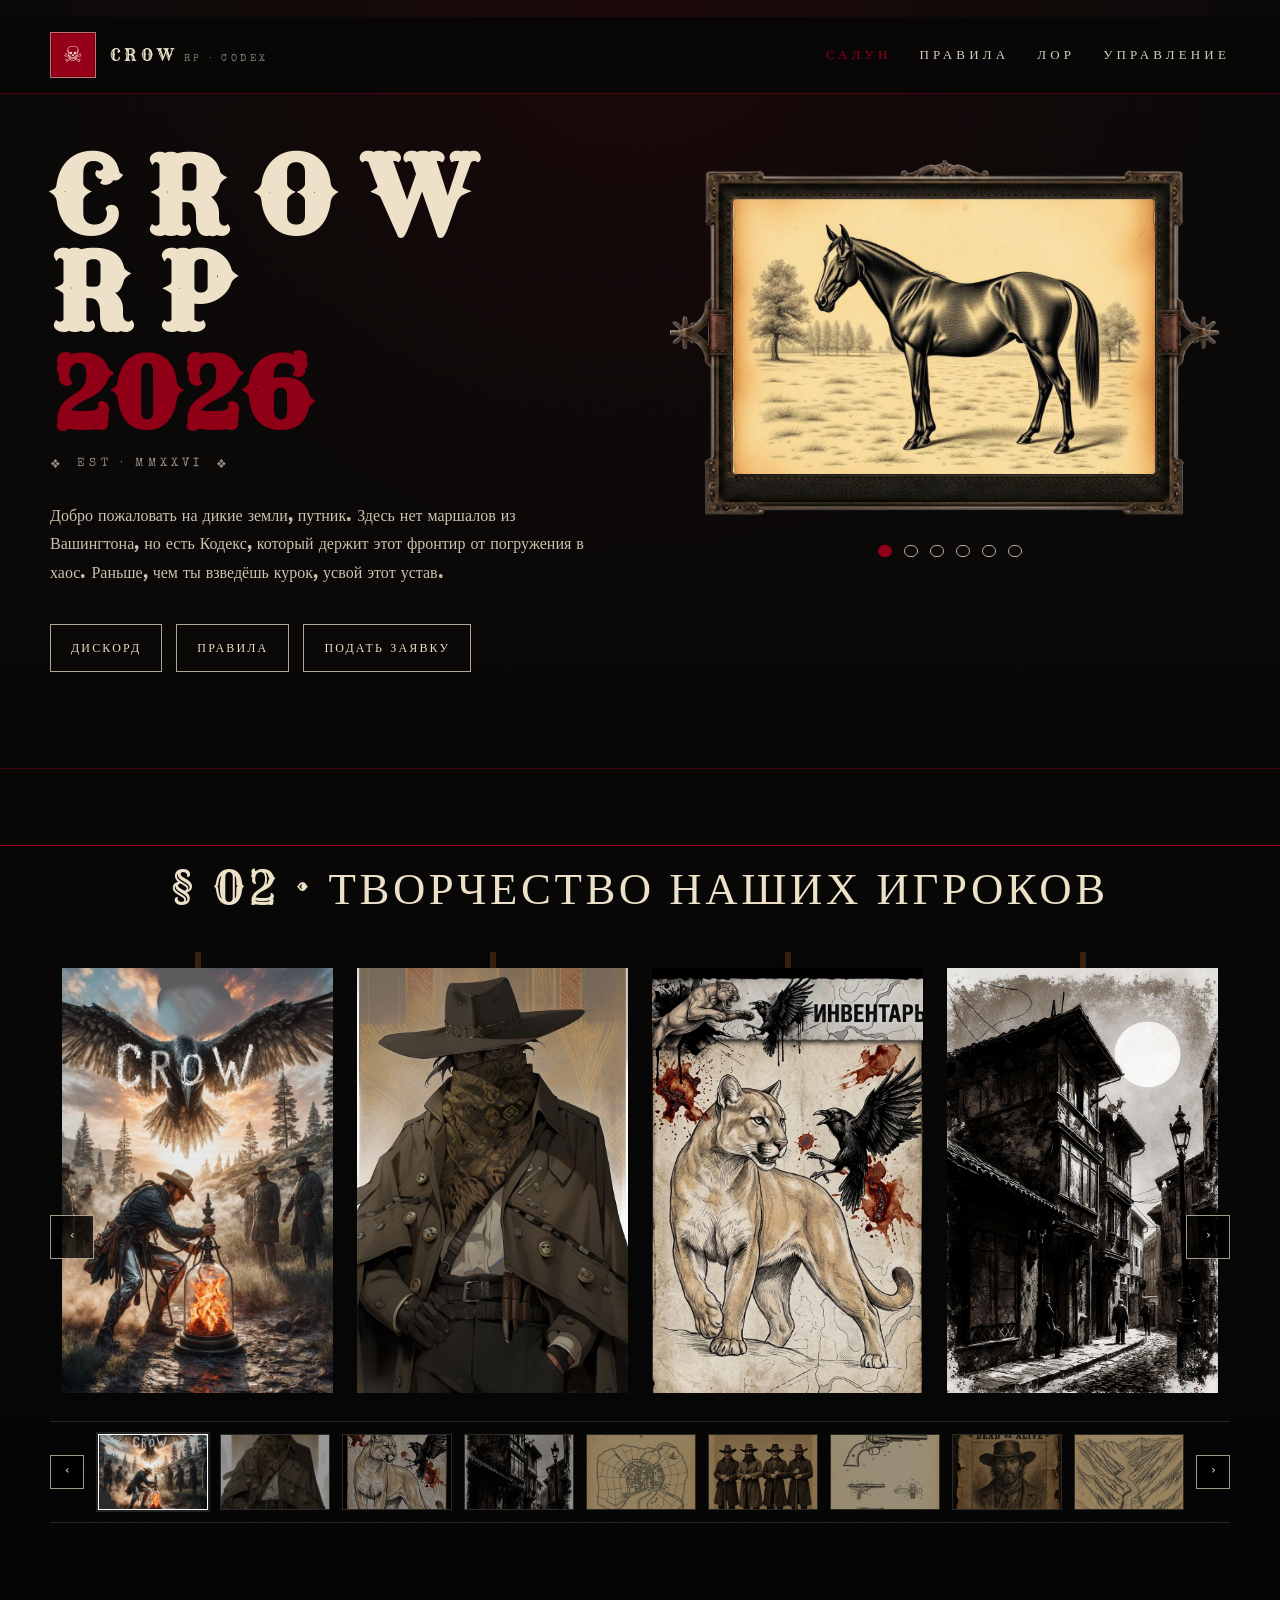
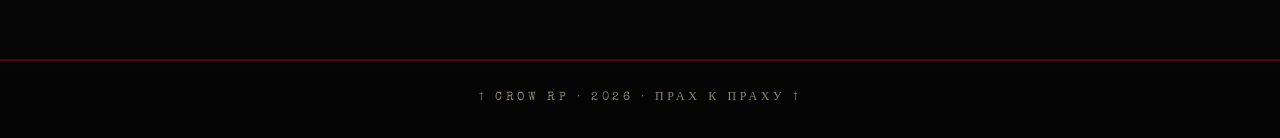
<file: index.html>
<!doctype html>
<html lang="ru">
  <head>
    <meta charset="utf-8">
    <meta name="viewport" content="width=device-width, initial-scale=1">
    <title>CROW RP — Кодекс игрока RedM</title>
    <meta name="description" content="Атмосферный навигатор по RedM RP серверу CROW: главная, правила, лор и управление.">
    <link rel="preconnect" href="https://fonts.googleapis.com">
    <link rel="preconnect" href="https://fonts.gstatic.com" crossorigin>
    <link href="https://fonts.googleapis.com/css2?family=Rye&family=Cinzel:wght@500;700;900&family=Special+Elite&display=swap" rel="stylesheet">
    <link rel="stylesheet" href="styles/site.css">
  </head>
  <body>
    <div class="page-shell">
      <header class="topbar">
        <div class="topbar-inner">
          <a class="brand" href="index.html">
            <span class="brand-mark">☠</span>
            <span class="brand-copy">
              <span class="brand-title">CROW</span>
              <span class="brand-subtitle">RP · CODEX</span>
            </span>
          </a>

          <nav class="nav-links" aria-label="Основная навигация">
            <a class="nav-link active" href="index.html">Салун</a>
            <a class="nav-link" href="rules/index.html">Правила</a>
            <a class="nav-link" href="lore/index.html">Лор</a>
            <a class="nav-link" href="controls/index.html">Управление</a>
          </nav>

          <button class="menu-toggle" type="button" aria-label="Открыть меню" aria-expanded="false" data-menu-toggle>☰</button>
        </div>
        <nav class="mobile-nav" aria-label="Мобильная навигация" data-mobile-nav>
          <div class="container">
            <a class="nav-link active" href="index.html">Салун</a>
            <a class="nav-link" href="rules/index.html">Правила</a>
            <a class="nav-link" href="lore/index.html">Лор</a>
            <a class="nav-link" href="controls/index.html">Управление</a>
          </div>
        </nav>
      </header>

      <main>
        <section class="hero grain">
          <div class="container hero-inner">
            <div>
              <h1 class="hero-title">
                <span class="logo-word">CROW RP</span>
                <span class="logo-year">2026</span>
              </h1>
              <div class="hero-meta">
                <span>❖</span>
                <span>EST · MMXXVI</span>
                <span>❖</span>
              </div>
              <p class="hero-copy">
                Добро пожаловать на дикие земли, путник. Здесь нет маршалов из Вашингтона,
                но есть Кодекс, который держит этот фронтир от погружения в хаос. Раньше,
                чем ты взведёшь курок, усвой этот устав.
              </p>
              <div class="cta-row">
                <a class="button" href="https://discord.gg/" target="_blank" rel="noreferrer">Дискорд</a>
                <a class="button" href="rules/index.html">Правила</a>
                <a class="button" href="https://docs.google.com/" target="_blank" rel="noreferrer">Подать заявку</a>
              </div>
            </div>

            <div class="frame-stage" data-horse-carousel>
              <div style="position: relative; aspect-ratio: 1264 / 848;">
                <div class="frame-window grain">
                  <img src="assets/horse-paint.jpg" alt="Пегая лошадь" data-horse-image>
                </div>
                <img class="frame-overlay" src="assets/horse-frame.png" alt="">
                <button class="frame-hotspot prev" type="button" aria-label="Назад" data-horse-prev></button>
                <button class="frame-hotspot next" type="button" aria-label="Вперёд" data-horse-next></button>
              </div>
              <div class="dots">
                <button class="dot active" type="button" aria-label="Слайд 1" data-horse-dot data-src="assets/horse-paint.jpg" data-alt="Пегая лошадь"></button>
                <button class="dot" type="button" aria-label="Слайд 2" data-horse-dot data-src="assets/horse-arabian.jpg" data-alt="Арабская лошадь"></button>
                <button class="dot" type="button" aria-label="Слайд 3" data-horse-dot data-src="assets/horse-mustang.jpg" data-alt="Мустанг"></button>
                <button class="dot" type="button" aria-label="Слайд 4" data-horse-dot data-src="assets/horse-shire.jpg" data-alt="Шайр"></button>
                <button class="dot" type="button" aria-label="Слайд 5" data-horse-dot data-src="assets/horse-appaloosa.jpg" data-alt="Аппалуза"></button>
                <button class="dot" type="button" aria-label="Слайд 6" data-horse-dot data-src="assets/horse-walker.jpg" data-alt="Уокер"></button>
              </div>
            </div>
          </div>
        </section>

        <section class="section grain">
          <div class="section-divider"></div>
          <div class="container">
            <div class="section-heading" style="text-align: center;">
              <div class="page-title" style="font-size: clamp(2rem, 4vw, 2.8rem);">§ 02 · ТВОРЧЕСТВО НАШИХ ИГРОКОВ</div>
            </div>

            <div class="gallery-shell" data-gallery>
              <div class="gallery-main">
                <div class="gallery-track" data-gallery-track>
                  <button class="gallery-slide" type="button" data-gallery-slide data-full="assets/g-crow.jpg" data-alt="Crow — арт игроков">
                    <span class="gallery-card grain"><img src="assets/g-crow.jpg" alt="Crow — арт игроков"></span>
                  </button>
                  <button class="gallery-slide" type="button" data-gallery-slide data-full="assets/g-cowboy.png" data-alt="Стрелок в плаще">
                    <span class="gallery-card grain"><img src="assets/g-cowboy.png" alt="Стрелок в плаще"></span>
                  </button>
                  <button class="gallery-slide" type="button" data-gallery-slide data-full="assets/g-cougar.png" data-alt="Пума и ворон">
                    <span class="gallery-card grain"><img src="assets/g-cougar.png" alt="Пума и ворон"></span>
                  </button>
                  <button class="gallery-slide" type="button" data-gallery-slide data-full="assets/g-street.png" data-alt="Ночная улица">
                    <span class="gallery-card grain"><img src="assets/g-street.png" alt="Ночная улица"></span>
                  </button>
                  <button class="gallery-slide" type="button" data-gallery-slide data-full="assets/g-map.jpg" data-alt="Карта Блэкуотера">
                    <span class="gallery-card grain"><img src="assets/g-map.jpg" alt="Карта Блэкуотера"></span>
                  </button>
                  <button class="gallery-slide" type="button" data-gallery-slide data-full="assets/g-posse.jpg" data-alt="Банда стрелков">
                    <span class="gallery-card grain"><img src="assets/g-posse.jpg" alt="Банда стрелков"></span>
                  </button>
                  <button class="gallery-slide" type="button" data-gallery-slide data-full="assets/g-revolver.jpg" data-alt="Револьвер">
                    <span class="gallery-card grain"><img src="assets/g-revolver.jpg" alt="Револьвер"></span>
                  </button>
                  <button class="gallery-slide" type="button" data-gallery-slide data-full="assets/g-wanted.jpg" data-alt="Wanted poster">
                    <span class="gallery-card grain"><img src="assets/g-wanted.jpg" alt="Wanted poster"></span>
                  </button>
                  <button class="gallery-slide" type="button" data-gallery-slide data-full="assets/g-landscape.jpg" data-alt="Долина">
                    <span class="gallery-card grain"><img src="assets/g-landscape.jpg" alt="Долина"></span>
                  </button>
                </div>
              </div>

              <button class="gallery-nav prev" type="button" aria-label="Предыдущая" data-gallery-prev>‹</button>
              <button class="gallery-nav next" type="button" aria-label="Следующая" data-gallery-next>›</button>

              <div class="thumb-rail">
                <button class="thumb-nav prev" type="button" aria-label="Прокрутить ленту назад" data-thumbs-prev>‹</button>
                <button class="thumb-nav next" type="button" aria-label="Прокрутить ленту вперёд" data-thumbs-next>›</button>
                <div class="thumb-scroller" data-thumb-scroller>
                  <div class="thumb-list">
                    <button class="thumb active" type="button" data-gallery-thumb><img src="assets/g-crow.jpg" alt=""></button>
                    <button class="thumb" type="button" data-gallery-thumb><img src="assets/g-cowboy.png" alt=""></button>
                    <button class="thumb" type="button" data-gallery-thumb><img src="assets/g-cougar.png" alt=""></button>
                    <button class="thumb" type="button" data-gallery-thumb><img src="assets/g-street.png" alt=""></button>
                    <button class="thumb" type="button" data-gallery-thumb><img src="assets/g-map.jpg" alt=""></button>
                    <button class="thumb" type="button" data-gallery-thumb><img src="assets/g-posse.jpg" alt=""></button>
                    <button class="thumb" type="button" data-gallery-thumb><img src="assets/g-revolver.jpg" alt=""></button>
                    <button class="thumb" type="button" data-gallery-thumb><img src="assets/g-wanted.jpg" alt=""></button>
                    <button class="thumb" type="button" data-gallery-thumb><img src="assets/g-landscape.jpg" alt=""></button>
                  </div>
                </div>
              </div>
            </div>
          </div>
        </section>
      </main>

      <footer class="footer">† CROW RP · 2026 · Прах к праху †</footer>
    </div>

    <div class="modal" data-modal data-image-modal>
      <div class="image-modal-panel">
        <button class="modal-close" type="button" aria-label="Закрыть" data-modal-close>✕</button>
        <img class="modal-image" src="assets/g-crow.jpg" alt="" data-image-modal-img>
      </div>
    </div>

    <script src="scripts/site.js"></script>
  </body>
</html>
</file>
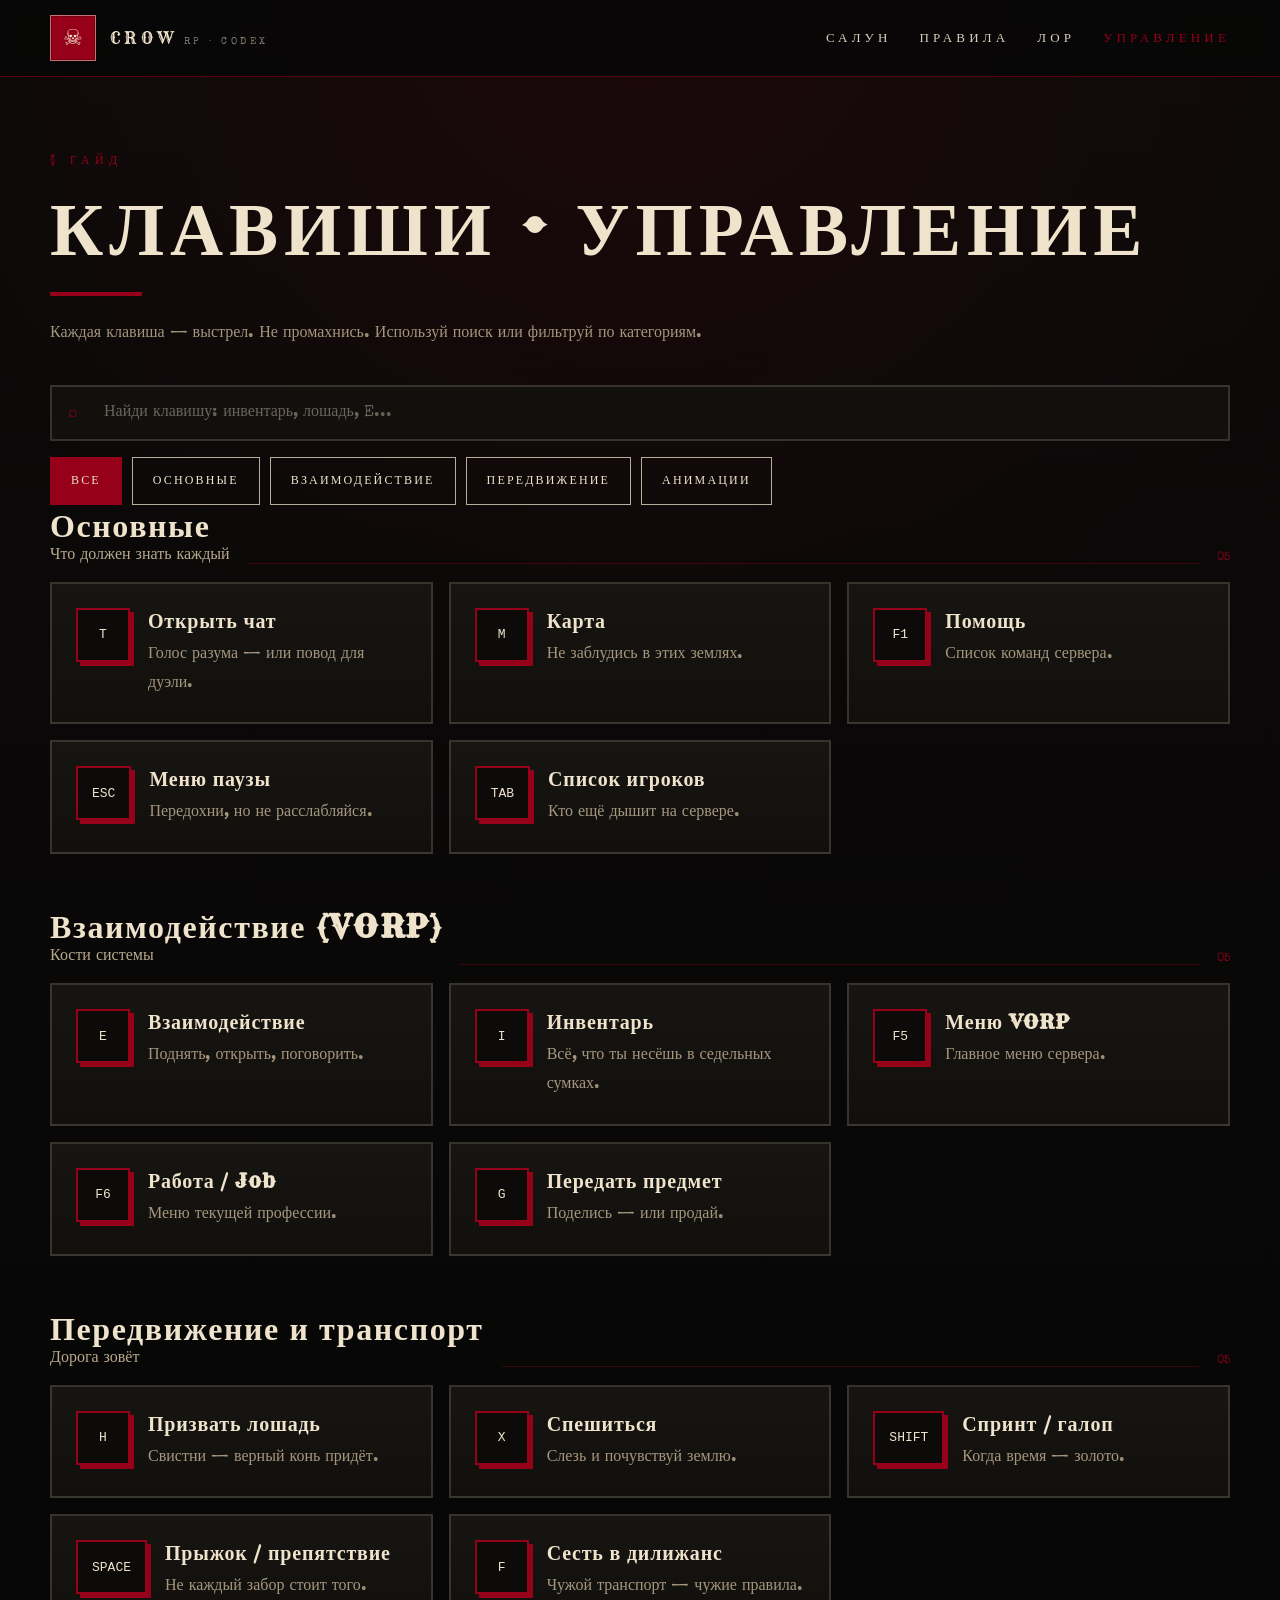
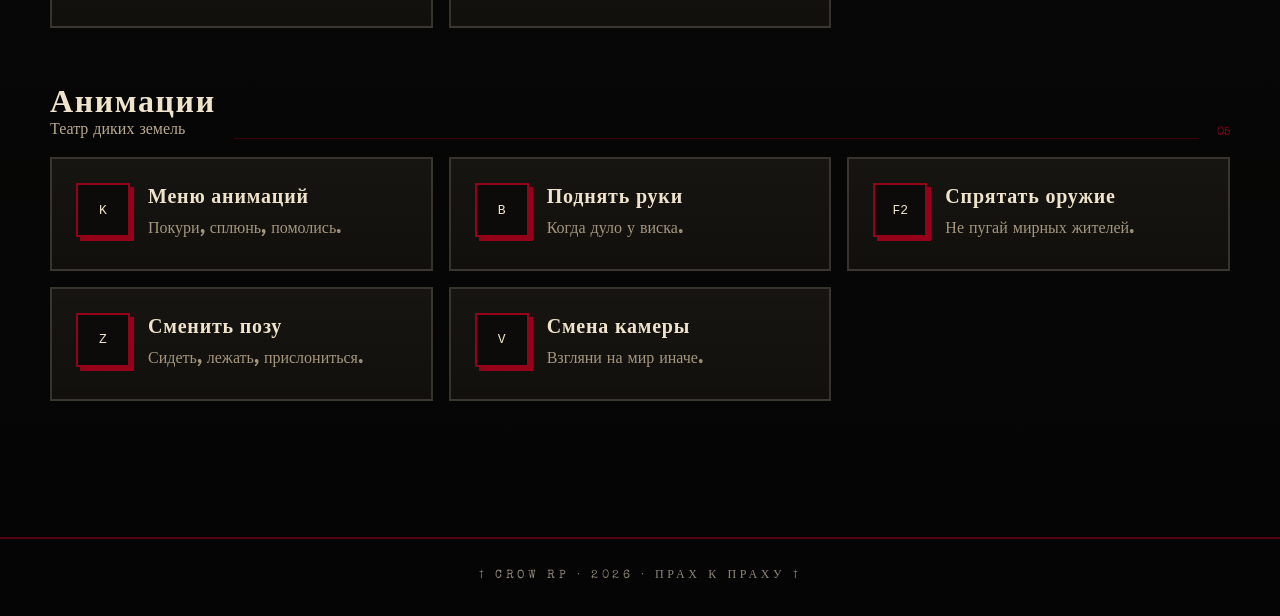
<file: controls/index.html>
<!doctype html>
<html lang="ru">
  <head>
    <meta charset="utf-8">
    <meta name="viewport" content="width=device-width, initial-scale=1">
    <title>Управление — CROW RP</title>
    <meta name="description" content="Полный гайд по клавишам RedM RP сервера: VORP, передвижение, анимации.">
    <link rel="preconnect" href="https://fonts.googleapis.com">
    <link rel="preconnect" href="https://fonts.gstatic.com" crossorigin>
    <link href="https://fonts.googleapis.com/css2?family=Rye&family=Cinzel:wght@500;700;900&family=Special+Elite&display=swap" rel="stylesheet">
    <link rel="stylesheet" href="../styles/site.css">
  </head>
  <body>
    <div class="page-shell">
      <header class="topbar">
        <div class="topbar-inner">
          <a class="brand" href="../index.html">
            <span class="brand-mark">☠</span>
            <span class="brand-copy">
              <span class="brand-title">CROW</span>
              <span class="brand-subtitle">RP · CODEX</span>
            </span>
          </a>
          <nav class="nav-links" aria-label="Основная навигация">
            <a class="nav-link" href="../index.html">Салун</a>
            <a class="nav-link" href="../rules/index.html">Правила</a>
            <a class="nav-link" href="../lore/index.html">Лор</a>
            <a class="nav-link active" href="index.html">Управление</a>
          </nav>
          <button class="menu-toggle" type="button" aria-label="Открыть меню" aria-expanded="false" data-menu-toggle>☰</button>
        </div>
        <nav class="mobile-nav" aria-label="Мобильная навигация" data-mobile-nav>
          <div class="container">
            <a class="nav-link" href="../index.html">Салун</a>
            <a class="nav-link" href="../rules/index.html">Правила</a>
            <a class="nav-link" href="../lore/index.html">Лор</a>
            <a class="nav-link active" href="index.html">Управление</a>
          </div>
        </nav>
      </header>

      <main class="section" data-controls>
        <div class="container">
          <div class="section-heading">
            <div class="eyebrow">§ Гайд</div>
            <h1 class="page-title">КЛАВИШИ · УПРАВЛЕНИЕ</h1>
            <div class="title-rule"></div>
            <p class="lead">
              Каждая клавиша — выстрел. Не промахнись. Используй поиск или фильтруй по категориям.
            </p>
          </div>

          <div class="search-box">
            <span class="search-icon">⌕</span>
            <input class="search-input" type="search" placeholder="Найди клавишу: инвентарь, лошадь, E..." data-controls-search>
          </div>

          <div class="filters">
            <button class="filter-button active" type="button" data-filter="all">Все</button>
            <button class="filter-button" type="button" data-filter="basic">Основные</button>
            <button class="filter-button" type="button" data-filter="vorp">Взаимодействие</button>
            <button class="filter-button" type="button" data-filter="move">Передвижение</button>
            <button class="filter-button" type="button" data-filter="anim">Анимации</button>
          </div>

          <div class="category-block" data-category="basic">
            <div class="category-head">
              <div>
                <h2 class="card-title" style="margin-top: 0; font-size: 2rem;">Основные</h2>
                <div class="small-note">Что должен знать каждый</div>
              </div>
              <div class="category-line"></div>
              <div class="category-count" data-category-count>05</div>
            </div>
            <div class="key-grid">
              <article class="key-card" data-key-card><div class="key-top"><kbd class="key-cap">T</kbd><div><h3 class="key-title">Открыть чат</h3><p class="key-desc">Голос разума — или повод для дуэли.</p></div></div></article>
              <article class="key-card" data-key-card><div class="key-top"><kbd class="key-cap">M</kbd><div><h3 class="key-title">Карта</h3><p class="key-desc">Не заблудись в этих землях.</p></div></div></article>
              <article class="key-card" data-key-card><div class="key-top"><kbd class="key-cap">F1</kbd><div><h3 class="key-title">Помощь</h3><p class="key-desc">Список команд сервера.</p></div></div></article>
              <article class="key-card" data-key-card><div class="key-top"><kbd class="key-cap">ESC</kbd><div><h3 class="key-title">Меню паузы</h3><p class="key-desc">Передохни, но не расслабляйся.</p></div></div></article>
              <article class="key-card" data-key-card><div class="key-top"><kbd class="key-cap">TAB</kbd><div><h3 class="key-title">Список игроков</h3><p class="key-desc">Кто ещё дышит на сервере.</p></div></div></article>
            </div>
          </div>

          <div class="category-block" data-category="vorp">
            <div class="category-head">
              <div>
                <h2 class="card-title" style="margin-top: 0; font-size: 2rem;">Взаимодействие (VORP)</h2>
                <div class="small-note">Кости системы</div>
              </div>
              <div class="category-line"></div>
              <div class="category-count" data-category-count>05</div>
            </div>
            <div class="key-grid">
              <article class="key-card" data-key-card><div class="key-top"><kbd class="key-cap">E</kbd><div><h3 class="key-title">Взаимодействие</h3><p class="key-desc">Поднять, открыть, поговорить.</p></div></div></article>
              <article class="key-card" data-key-card><div class="key-top"><kbd class="key-cap">I</kbd><div><h3 class="key-title">Инвентарь</h3><p class="key-desc">Всё, что ты несёшь в седельных сумках.</p></div></div></article>
              <article class="key-card" data-key-card><div class="key-top"><kbd class="key-cap">F5</kbd><div><h3 class="key-title">Меню VORP</h3><p class="key-desc">Главное меню сервера.</p></div></div></article>
              <article class="key-card" data-key-card><div class="key-top"><kbd class="key-cap">F6</kbd><div><h3 class="key-title">Работа / Job</h3><p class="key-desc">Меню текущей профессии.</p></div></div></article>
              <article class="key-card" data-key-card><div class="key-top"><kbd class="key-cap">G</kbd><div><h3 class="key-title">Передать предмет</h3><p class="key-desc">Поделись — или продай.</p></div></div></article>
            </div>
          </div>

          <div class="category-block" data-category="move">
            <div class="category-head">
              <div>
                <h2 class="card-title" style="margin-top: 0; font-size: 2rem;">Передвижение и транспорт</h2>
                <div class="small-note">Дорога зовёт</div>
              </div>
              <div class="category-line"></div>
              <div class="category-count" data-category-count>05</div>
            </div>
            <div class="key-grid">
              <article class="key-card" data-key-card><div class="key-top"><kbd class="key-cap">H</kbd><div><h3 class="key-title">Призвать лошадь</h3><p class="key-desc">Свистни — верный конь придёт.</p></div></div></article>
              <article class="key-card" data-key-card><div class="key-top"><kbd class="key-cap">X</kbd><div><h3 class="key-title">Спешиться</h3><p class="key-desc">Слезь и почувствуй землю.</p></div></div></article>
              <article class="key-card" data-key-card><div class="key-top"><kbd class="key-cap">SHIFT</kbd><div><h3 class="key-title">Спринт / галоп</h3><p class="key-desc">Когда время — золото.</p></div></div></article>
              <article class="key-card" data-key-card><div class="key-top"><kbd class="key-cap">SPACE</kbd><div><h3 class="key-title">Прыжок / препятствие</h3><p class="key-desc">Не каждый забор стоит того.</p></div></div></article>
              <article class="key-card" data-key-card><div class="key-top"><kbd class="key-cap">F</kbd><div><h3 class="key-title">Сесть в дилижанс</h3><p class="key-desc">Чужой транспорт — чужие правила.</p></div></div></article>
            </div>
          </div>

          <div class="category-block" data-category="anim">
            <div class="category-head">
              <div>
                <h2 class="card-title" style="margin-top: 0; font-size: 2rem;">Анимации</h2>
                <div class="small-note">Театр диких земель</div>
              </div>
              <div class="category-line"></div>
              <div class="category-count" data-category-count>05</div>
            </div>
            <div class="key-grid">
              <article class="key-card" data-key-card><div class="key-top"><kbd class="key-cap">K</kbd><div><h3 class="key-title">Меню анимаций</h3><p class="key-desc">Покури, сплюнь, помолись.</p></div></div></article>
              <article class="key-card" data-key-card><div class="key-top"><kbd class="key-cap">B</kbd><div><h3 class="key-title">Поднять руки</h3><p class="key-desc">Когда дуло у виска.</p></div></div></article>
              <article class="key-card" data-key-card><div class="key-top"><kbd class="key-cap">F2</kbd><div><h3 class="key-title">Спрятать оружие</h3><p class="key-desc">Не пугай мирных жителей.</p></div></div></article>
              <article class="key-card" data-key-card><div class="key-top"><kbd class="key-cap">Z</kbd><div><h3 class="key-title">Сменить позу</h3><p class="key-desc">Сидеть, лежать, прислониться.</p></div></div></article>
              <article class="key-card" data-key-card><div class="key-top"><kbd class="key-cap">V</kbd><div><h3 class="key-title">Смена камеры</h3><p class="key-desc">Взгляни на мир иначе.</p></div></div></article>
            </div>
          </div>

          <div class="detail-card hidden" data-controls-empty>
            <p>Ничего не найдено. Эти земли пусты.</p>
          </div>
        </div>
      </main>

      <footer class="footer">† CROW RP · 2026 · Прах к праху †</footer>
    </div>
    <script src="../scripts/site.js"></script>
  </body>
</html>
</file>
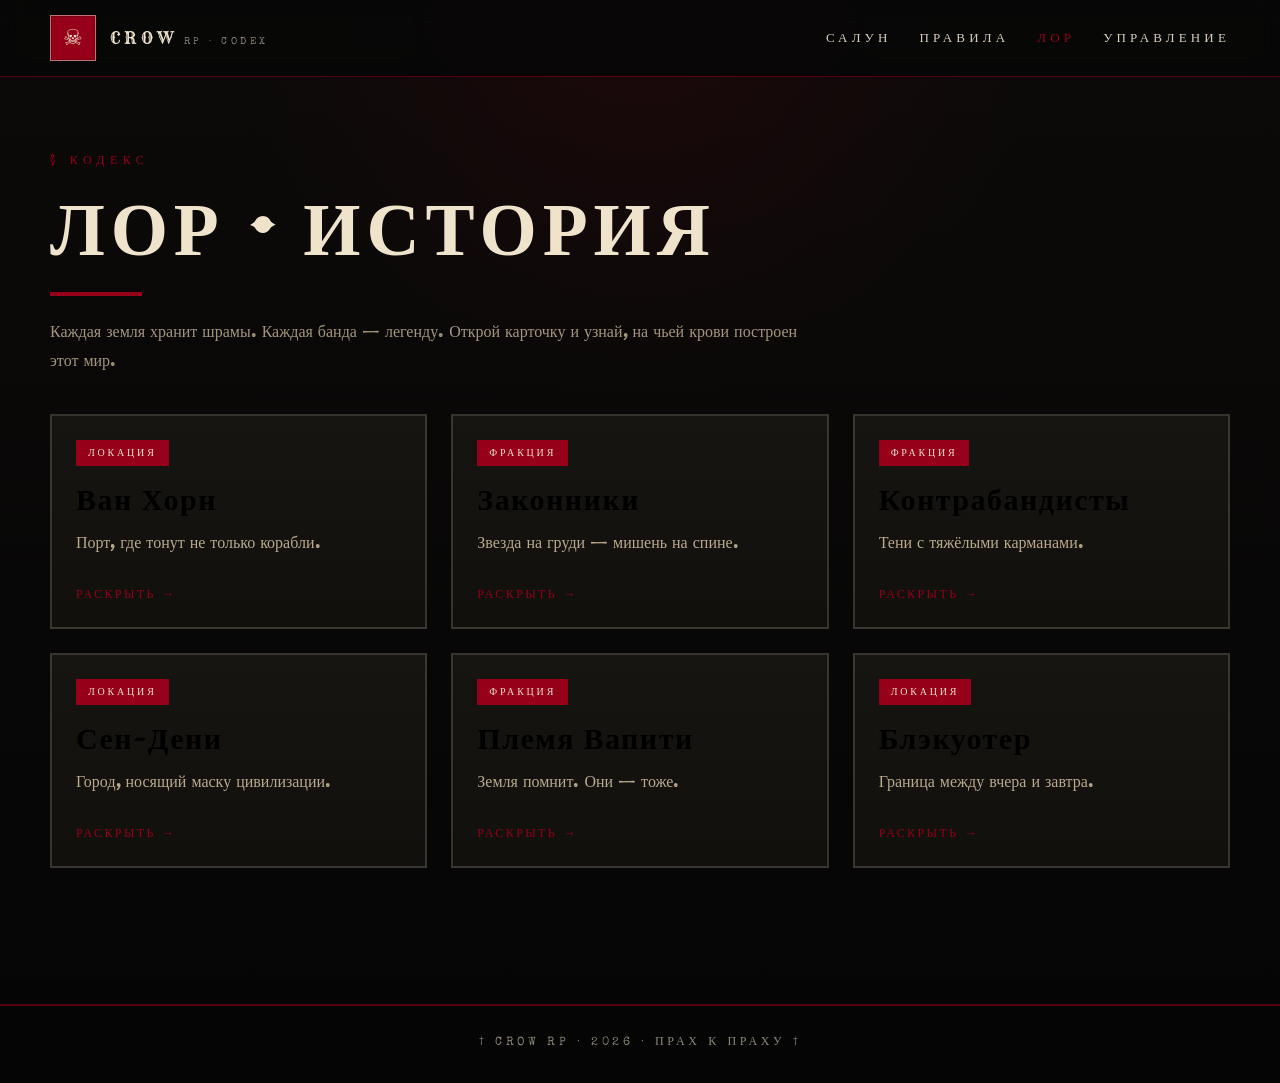
<file: lore/index.html>
<!doctype html>
<html lang="ru">
  <head>
    <meta charset="utf-8">
    <meta name="viewport" content="width=device-width, initial-scale=1">
    <title>Лор и история мира — CROW RP</title>
    <meta name="description" content="Локации и фракции RedM RP сервера. История Дикого Запада.">
    <link rel="preconnect" href="https://fonts.googleapis.com">
    <link rel="preconnect" href="https://fonts.gstatic.com" crossorigin>
    <link href="https://fonts.googleapis.com/css2?family=Rye&family=Cinzel:wght@500;700;900&family=Special+Elite&display=swap" rel="stylesheet">
    <link rel="stylesheet" href="../styles/site.css">
  </head>
  <body>
    <div class="page-shell">
      <header class="topbar">
        <div class="topbar-inner">
          <a class="brand" href="../index.html">
            <span class="brand-mark">☠</span>
            <span class="brand-copy">
              <span class="brand-title">CROW</span>
              <span class="brand-subtitle">RP · CODEX</span>
            </span>
          </a>
          <nav class="nav-links" aria-label="Основная навигация">
            <a class="nav-link" href="../index.html">Салун</a>
            <a class="nav-link" href="../rules/index.html">Правила</a>
            <a class="nav-link active" href="index.html">Лор</a>
            <a class="nav-link" href="../controls/index.html">Управление</a>
          </nav>
          <button class="menu-toggle" type="button" aria-label="Открыть меню" aria-expanded="false" data-menu-toggle>☰</button>
        </div>
        <nav class="mobile-nav" aria-label="Мобильная навигация" data-mobile-nav>
          <div class="container">
            <a class="nav-link" href="../index.html">Салун</a>
            <a class="nav-link" href="../rules/index.html">Правила</a>
            <a class="nav-link active" href="index.html">Лор</a>
            <a class="nav-link" href="../controls/index.html">Управление</a>
          </div>
        </nav>
      </header>

      <main class="section">
        <div class="container">
          <div class="section-heading">
            <div class="eyebrow">§ Кодекс</div>
            <h1 class="page-title">ЛОР · ИСТОРИЯ</h1>
            <div class="title-rule"></div>
            <p class="lead">
              Каждая земля хранит шрамы. Каждая банда — легенду. Открой карточку и узнай,
              на чьей крови построен этот мир.
            </p>
          </div>

          <div class="lore-grid">
            <div>
              <button class="lore-card" type="button" data-lore-entry data-type="Локация" data-name="Ван Хорн" data-tagline="Порт, где тонут не только корабли">
                <span class="lore-type">Локация</span>
                <h2 class="card-title">Ван Хорн</h2>
                <p>Порт, где тонут не только корабли.</p>
                <span class="card-link">Раскрыть →</span>
              </button>
              <template>
                <p>Ван Хорн пахнет рыбой, порохом и предательством. Здесь причаливают те, кто бежит — от закона, от долгов, от собственного отражения в бутылке.</p>
                <p>Местные не задают вопросов. И не отвечают. В переулках за салуном чаще находят тела, чем монеты. Если ты пришёл сюда — значит, тебе уже нечего терять.</p>
                <p>Шериф? Был. Один. Его шляпу до сих пор иногда выносит прибоем.</p>
              </template>
            </div>

            <div>
              <button class="lore-card" type="button" data-lore-entry data-type="Фракция" data-name="Законники" data-tagline="Звезда на груди — мишень на спине">
                <span class="lore-type">Фракция</span>
                <h2 class="card-title">Законники</h2>
                <p>Звезда на груди — мишень на спине.</p>
                <span class="card-link">Раскрыть →</span>
              </button>
              <template>
                <p>Они носят значки и верят, что закон — это что-то большее, чем бумажка, которую можно сжечь. Может, и так. Но пули значки не различают.</p>
                <p>Маршалы, шерифы, помощники — все они пишут одну историю: историю людей, которые встают между порядком и хаосом, зная, что хаос всегда стреляет первым.</p>
                <p>Уважение или ненависть — выбирай. Безразличия они не терпят.</p>
              </template>
            </div>

            <div>
              <button class="lore-card" type="button" data-lore-entry data-type="Фракция" data-name="Контрабандисты" data-tagline="Тени с тяжёлыми карманами">
                <span class="lore-type">Фракция</span>
                <h2 class="card-title">Контрабандисты</h2>
                <p>Тени с тяжёлыми карманами.</p>
                <span class="card-link">Раскрыть →</span>
              </button>
              <template>
                <p>Они не герои. Они не злодеи. Они — река, по которой течёт всё то, что закон называет грехом: виски, опиум, оружие, чужие тайны.</p>
                <p>Их пути идут через болота Лемойна и тропы Большой Долины. Найти их сложно. Договориться — ещё сложнее. Предать — невозможно дважды.</p>
                <p>Если тебе предложили работу — кивни. Если отказался — забудь дорогу обратно.</p>
              </template>
            </div>

            <div>
              <button class="lore-card" type="button" data-lore-entry data-type="Локация" data-name="Сен-Дени" data-tagline="Город, носящий маску цивилизации">
                <span class="lore-type">Локация</span>
                <h2 class="card-title">Сен-Дени</h2>
                <p>Город, носящий маску цивилизации.</p>
                <span class="card-link">Раскрыть →</span>
              </button>
              <template>
                <p>Газовые фонари, трамваи, оперный театр. И крысы — двуногие и хвостатые — в равном изобилии.</p>
                <p>Здесь джентльмен в цилиндре может перерезать тебе горло за карточный долг, а проститутка в переулке может оказаться твоим лучшим другом до утра.</p>
                <p>Запах денег и канализации смешивается в один аромат — аромат прогресса.</p>
              </template>
            </div>

            <div>
              <button class="lore-card" type="button" data-lore-entry data-type="Фракция" data-name="Племя Вапити" data-tagline="Земля помнит. Они — тоже">
                <span class="lore-type">Фракция</span>
                <h2 class="card-title">Племя Вапити</h2>
                <p>Земля помнит. Они — тоже.</p>
                <span class="card-link">Раскрыть →</span>
              </button>
              <template>
                <p>Их вытеснили в горы. Их детей забрали. Их духов высмеяли. Но они всё ещё здесь — молчаливые, как сосны, и острые, как обсидиановый нож.</p>
                <p>Они не воюют за территорию. Они воюют за память. И эту войну им проиграть нельзя — иначе исчезнут и они сами.</p>
                <p>Если встретил их у костра — сядь и слушай. Это редкое приглашение.</p>
              </template>
            </div>

            <div>
              <button class="lore-card" type="button" data-lore-entry data-type="Локация" data-name="Блэкуотер" data-tagline="Граница между вчера и завтра">
                <span class="lore-type">Локация</span>
                <h2 class="card-title">Блэкуотер</h2>
                <p>Граница между вчера и завтра.</p>
                <span class="card-link">Раскрыть →</span>
              </button>
              <template>
                <p>Автомобили рядом с конями. Телеграф рядом с томагавком. Блэкуотер — это место, где старый мир спорит с новым, и оба проигрывают.</p>
                <p>Банки здесь толстые, охрана злая, а агенты Пинкертона никогда не спят. Идеальное место, чтобы стать богатым. Или мёртвым.</p>
                <p>Чаще — второе.</p>
              </template>
            </div>
          </div>
        </div>
      </main>

      <footer class="footer">† CROW RP · 2026 · Прах к праху †</footer>
    </div>

    <div class="modal" data-modal data-lore-modal>
      <div class="modal-panel grain">
        <button class="modal-close" type="button" aria-label="Закрыть" data-modal-close>✕</button>
        <div class="modal-body">
          <div class="eyebrow" data-lore-type>Локация</div>
          <h2 class="page-title" style="font-size: clamp(2.2rem, 5vw, 3.6rem);" data-lore-title>Ван Хорн</h2>
          <div class="title-rule"></div>
          <p class="lead" data-lore-tagline>Порт, где тонут не только корабли.</p>
          <div class="modal-copy" data-lore-copy></div>
        </div>
      </div>
    </div>

    <script src="../scripts/site.js"></script>
  </body>
</html>
</file>
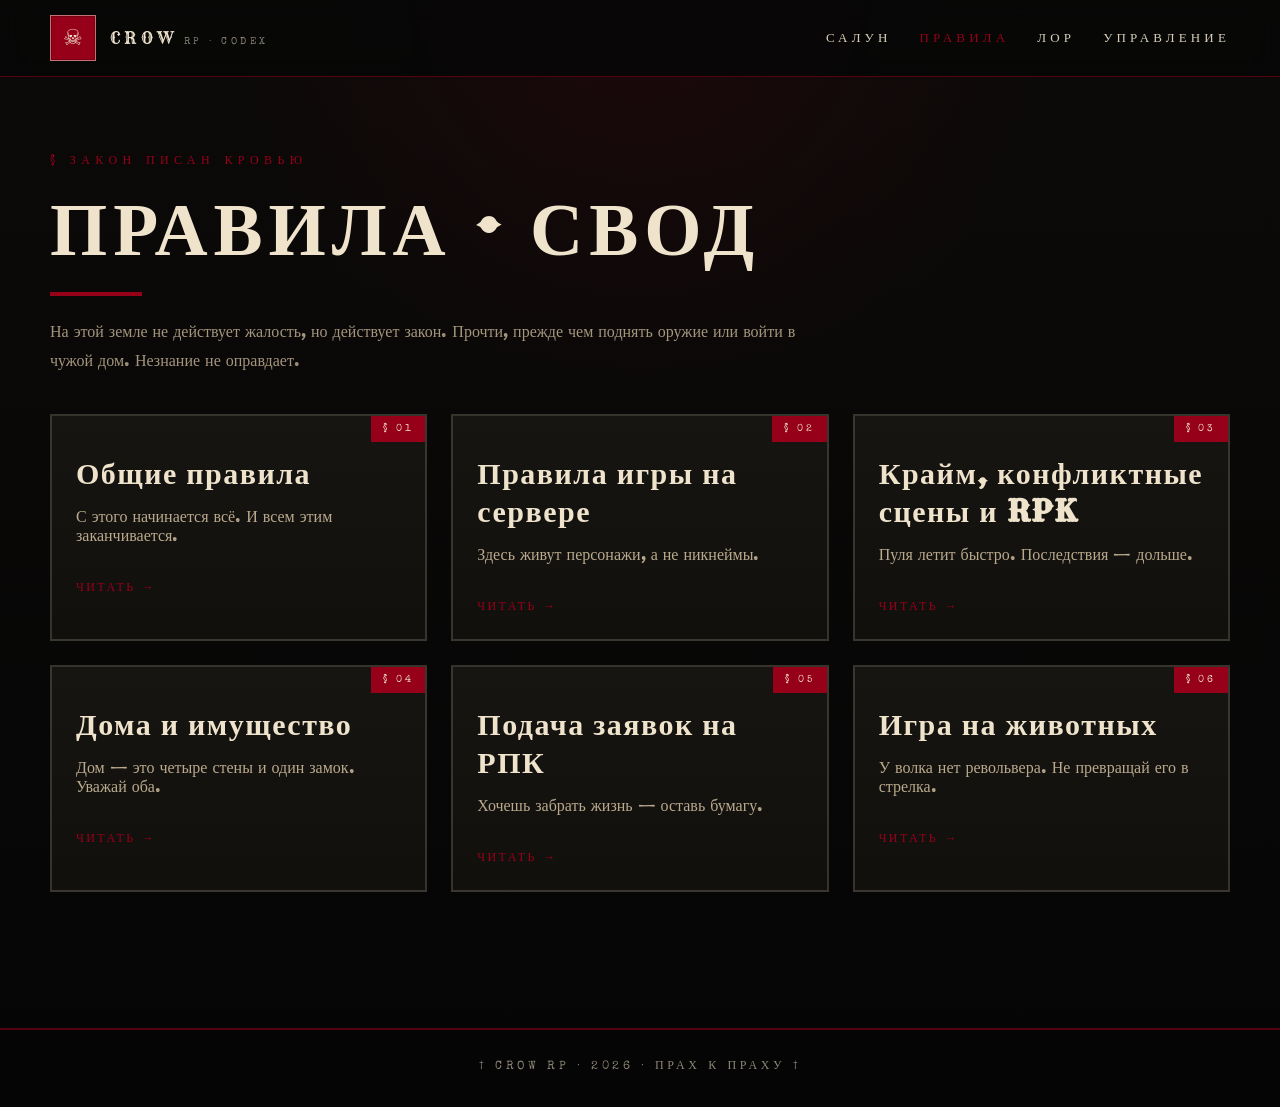
<file: rules/index.html>
<!doctype html>
<html lang="ru">
  <head>
    <meta charset="utf-8">
    <meta name="viewport" content="width=device-width, initial-scale=1">
    <title>Правила сервера — CROW RP</title>
    <meta name="description" content="Свод правил RedM RP сервера: общие, крайм, имущество, животные и подача заявок на РПК.">
    <link rel="preconnect" href="https://fonts.googleapis.com">
    <link rel="preconnect" href="https://fonts.gstatic.com" crossorigin>
    <link href="https://fonts.googleapis.com/css2?family=Rye&family=Cinzel:wght@500;700;900&family=Special+Elite&display=swap" rel="stylesheet">
    <link rel="stylesheet" href="../styles/site.css">
  </head>
  <body>
    <div class="page-shell">
      <header class="topbar">
        <div class="topbar-inner">
          <a class="brand" href="../index.html">
            <span class="brand-mark">☠</span>
            <span class="brand-copy">
              <span class="brand-title">CROW</span>
              <span class="brand-subtitle">RP · CODEX</span>
            </span>
          </a>
          <nav class="nav-links" aria-label="Основная навигация">
            <a class="nav-link" href="../index.html">Салун</a>
            <a class="nav-link active" href="index.html">Правила</a>
            <a class="nav-link" href="../lore/index.html">Лор</a>
            <a class="nav-link" href="../controls/index.html">Управление</a>
          </nav>
          <button class="menu-toggle" type="button" aria-label="Открыть меню" aria-expanded="false" data-menu-toggle>☰</button>
        </div>
        <nav class="mobile-nav" aria-label="Мобильная навигация" data-mobile-nav>
          <div class="container">
            <a class="nav-link" href="../index.html">Салун</a>
            <a class="nav-link active" href="index.html">Правила</a>
            <a class="nav-link" href="../lore/index.html">Лор</a>
            <a class="nav-link" href="../controls/index.html">Управление</a>
          </div>
        </nav>
      </header>

      <main class="section">
        <div class="container">
          <div class="section-heading">
            <div class="eyebrow">§ Закон писан кровью</div>
            <h1 class="page-title">ПРАВИЛА · СВОД</h1>
            <div class="title-rule"></div>
            <p class="lead">
              На этой земле не действует жалость, но действует закон. Прочти, прежде чем
              поднять оружие или войти в чужой дом. Незнание не оправдает.
            </p>
          </div>

          <div class="cards-grid">
            <a class="rule-card" href="general.html">
              <span class="rule-number">§ 01</span>
              <h2 class="rule-title">Общие правила</h2>
              <p class="rule-tagline">С этого начинается всё. И всем этим заканчивается.</p>
              <span class="card-link">Читать →</span>
            </a>
            <a class="rule-card" href="server.html">
              <span class="rule-number">§ 02</span>
              <h2 class="rule-title">Правила игры на сервере</h2>
              <p class="rule-tagline">Здесь живут персонажи, а не никнеймы.</p>
              <span class="card-link">Читать →</span>
            </a>
            <a class="rule-card" href="crime.html">
              <span class="rule-number">§ 03</span>
              <h2 class="rule-title">Крайм, конфликтные сцены и RPK</h2>
              <p class="rule-tagline">Пуля летит быстро. Последствия — дольше.</p>
              <span class="card-link">Читать →</span>
            </a>
            <a class="rule-card" href="property.html">
              <span class="rule-number">§ 04</span>
              <h2 class="rule-title">Дома и имущество</h2>
              <p class="rule-tagline">Дом — это четыре стены и один замок. Уважай оба.</p>
              <span class="card-link">Читать →</span>
            </a>
            <a class="rule-card" href="rpk-applications.html">
              <span class="rule-number">§ 05</span>
              <h2 class="rule-title">Подача заявок на РПК</h2>
              <p class="rule-tagline">Хочешь забрать жизнь — оставь бумагу.</p>
              <span class="card-link">Читать →</span>
            </a>
            <a class="rule-card" href="animals.html">
              <span class="rule-number">§ 06</span>
              <h2 class="rule-title">Игра на животных</h2>
              <p class="rule-tagline">У волка нет револьвера. Не превращай его в стрелка.</p>
              <span class="card-link">Читать →</span>
            </a>
          </div>
        </div>
      </main>

      <footer class="footer">† CROW RP · 2026 · Прах к праху †</footer>
    </div>
    <script src="../scripts/site.js"></script>
  </body>
</html>
</file>
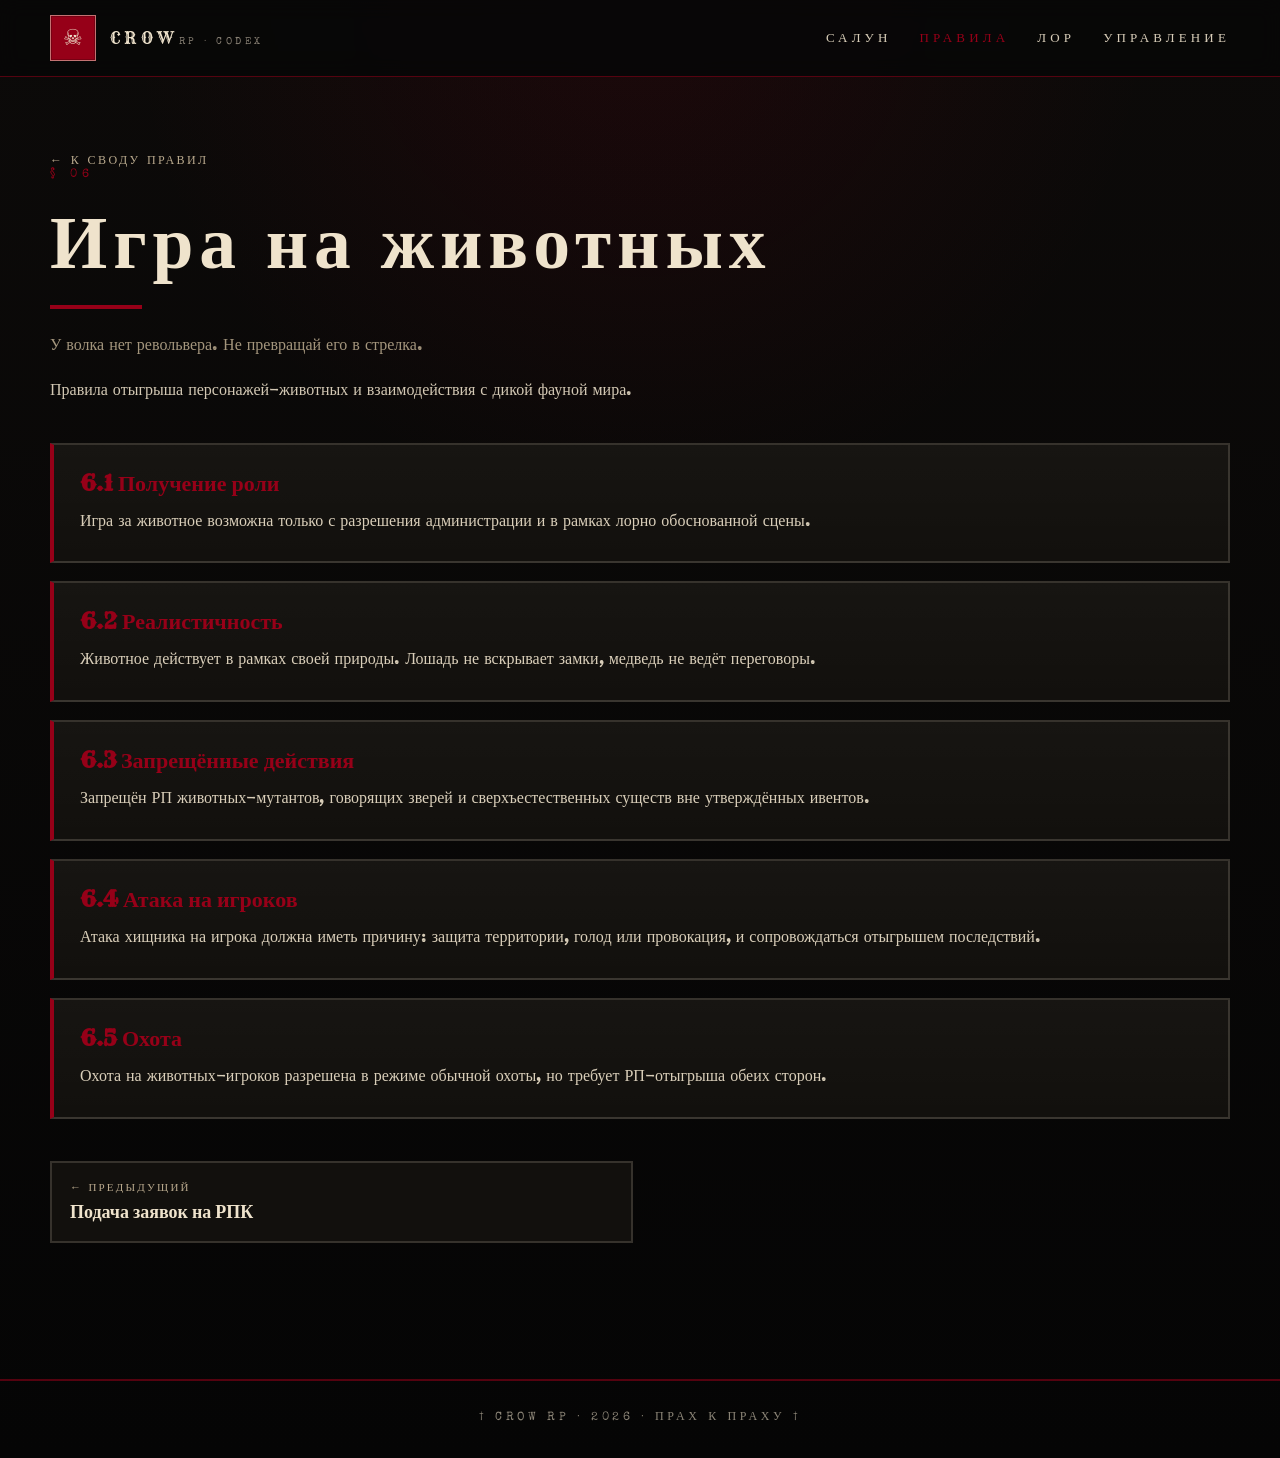
<file: rules/animals.html>
<!doctype html>
<html lang="ru">
  <head>
    <meta charset="utf-8">
    <meta name="viewport" content="width=device-width, initial-scale=1">
    <title>Игра на животных — CROW RP</title>
    <meta name="description" content="Правила отыгрыша персонажей-животных и взаимодействия с дикой фауной.">
    <link rel="preconnect" href="https://fonts.googleapis.com">
    <link rel="preconnect" href="https://fonts.gstatic.com" crossorigin>
    <link href="https://fonts.googleapis.com/css2?family=Rye&family=Cinzel:wght@500;700;900&family=Special+Elite&display=swap" rel="stylesheet">
    <link rel="stylesheet" href="../styles/site.css">
  </head>
  <body>
    <div class="page-shell">
      <header class="topbar"><div class="topbar-inner"><a class="brand" href="../index.html"><span class="brand-mark">☠</span><span class="brand-copy"><span class="brand-title">CROW</span><span class="brand-subtitle">RP · CODEX</span></span></a><nav class="nav-links"><a class="nav-link" href="../index.html">Салун</a><a class="nav-link active" href="index.html">Правила</a><a class="nav-link" href="../lore/index.html">Лор</a><a class="nav-link" href="../controls/index.html">Управление</a></nav><button class="menu-toggle" type="button" aria-label="Открыть меню" aria-expanded="false" data-menu-toggle>☰</button></div><nav class="mobile-nav" data-mobile-nav><div class="container"><a class="nav-link" href="../index.html">Салун</a><a class="nav-link active" href="index.html">Правила</a><a class="nav-link" href="../lore/index.html">Лор</a><a class="nav-link" href="../controls/index.html">Управление</a></div></nav></header>
      <main class="section"><div class="container"><a class="back-link" href="index.html">← К своду правил</a><div class="section-heading"><div class="eyebrow">§ 06</div><h1 class="page-title">Игра на животных</h1><div class="title-rule"></div><p class="lead">У волка нет револьвера. Не превращай его в стрелка.</p><p class="rule-intro">Правила отыгрыша персонажей-животных и взаимодействия с дикой фауной мира.</p></div><div class="rules-list"><article class="detail-card"><h2>6.1 Получение роли</h2><p>Игра за животное возможна только с разрешения администрации и в рамках лорно обоснованной сцены.</p></article><article class="detail-card"><h2>6.2 Реалистичность</h2><p>Животное действует в рамках своей природы. Лошадь не вскрывает замки, медведь не ведёт переговоры.</p></article><article class="detail-card"><h2>6.3 Запрещённые действия</h2><p>Запрещён РП животных-мутантов, говорящих зверей и сверхъестественных существ вне утверждённых ивентов.</p></article><article class="detail-card"><h2>6.4 Атака на игроков</h2><p>Атака хищника на игрока должна иметь причину: защита территории, голод или провокация, и сопровождаться отыгрышем последствий.</p></article><article class="detail-card"><h2>6.5 Охота</h2><p>Охота на животных-игроков разрешена в режиме обычной охоты, но требует РП-отыгрыша обеих сторон.</p></article></div><div class="rule-pager"><a class="pager-card" href="rpk-applications.html"><span>← Предыдущий</span><strong>Подача заявок на РПК</strong></a><div></div></div></div></main>
      <footer class="footer">† CROW RP · 2026 · Прах к праху †</footer>
    </div>
    <script src="../scripts/site.js"></script>
  </body>
</html>
</file>
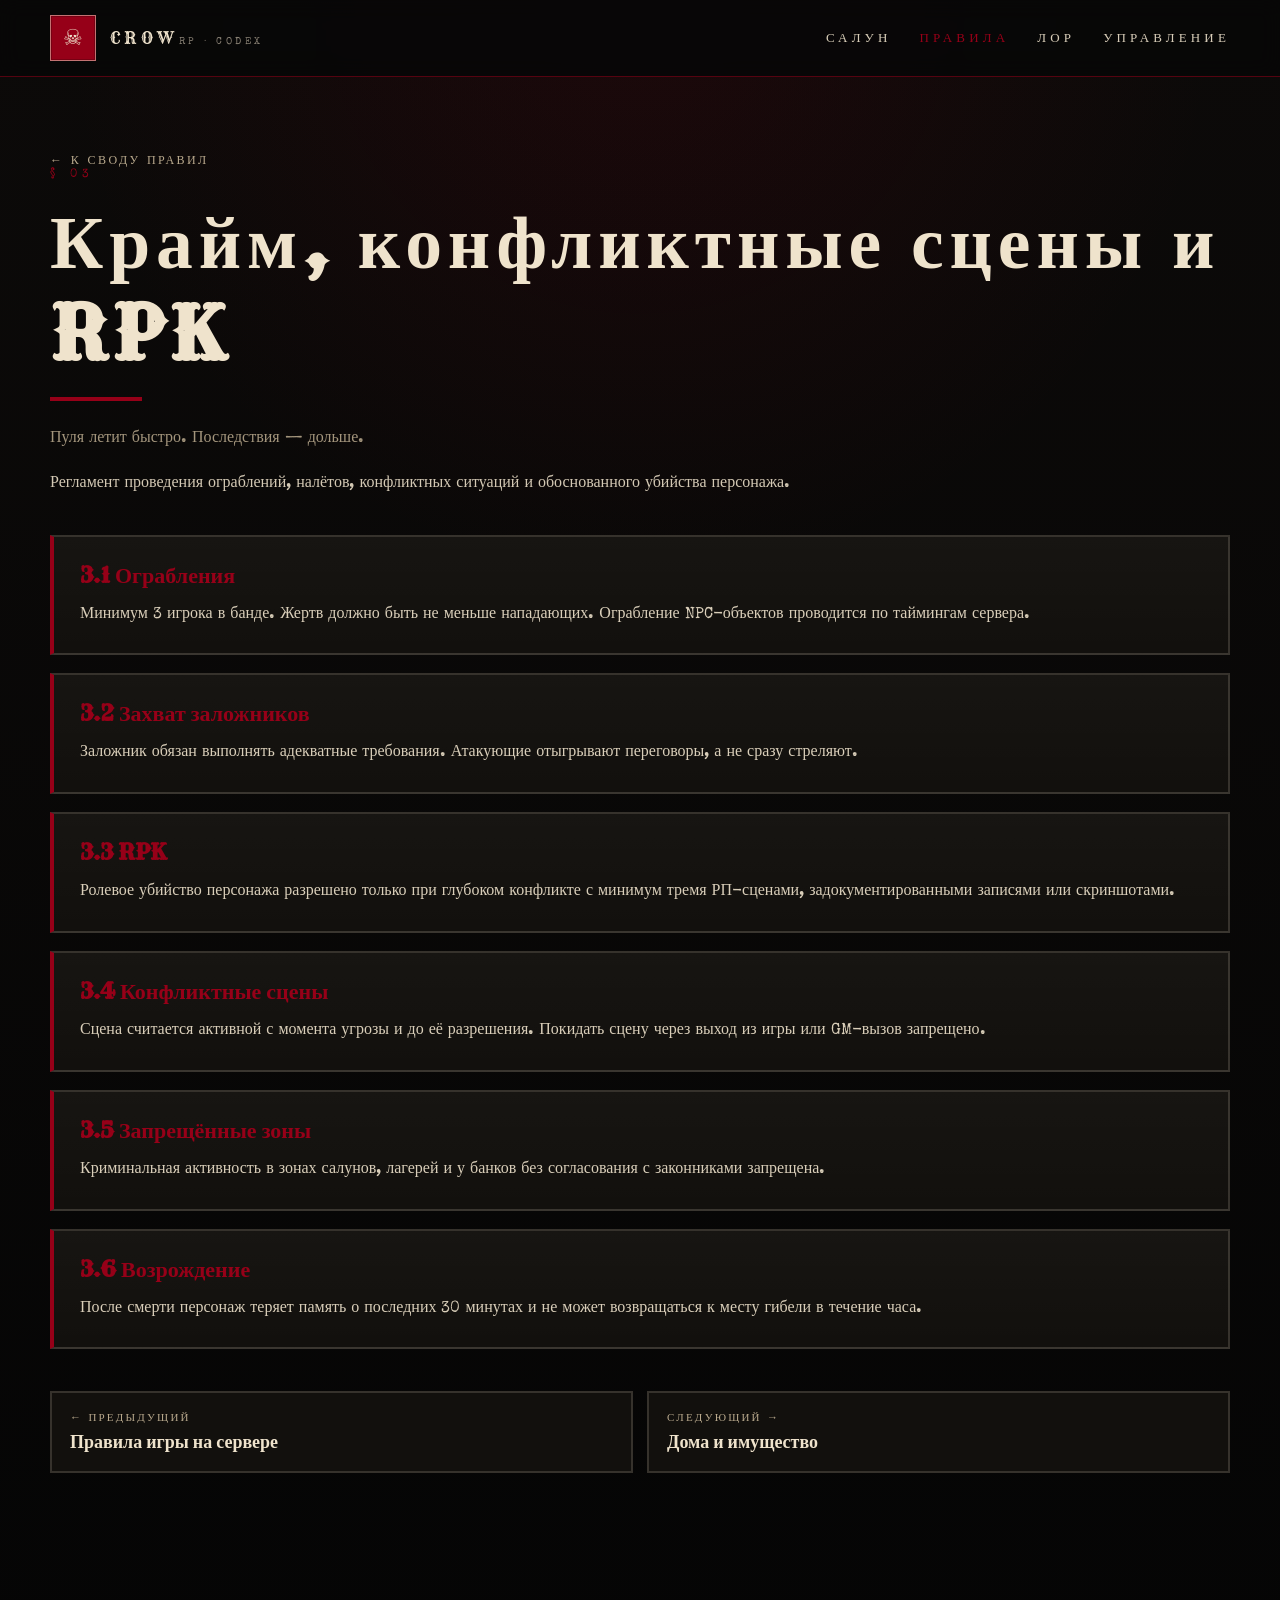
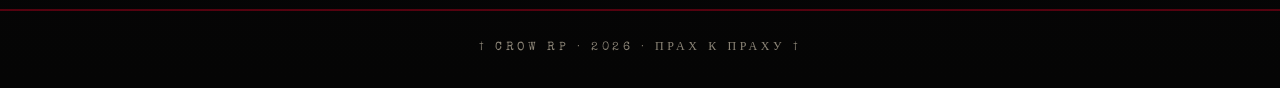
<file: rules/crime.html>
<!doctype html>
<html lang="ru">
  <head>
    <meta charset="utf-8">
    <meta name="viewport" content="width=device-width, initial-scale=1">
    <title>Крайм, конфликтные сцены и RPK — CROW RP</title>
    <meta name="description" content="Регламент ограблений, налётов, конфликтных ситуаций и RPK.">
    <link rel="preconnect" href="https://fonts.googleapis.com">
    <link rel="preconnect" href="https://fonts.gstatic.com" crossorigin>
    <link href="https://fonts.googleapis.com/css2?family=Rye&family=Cinzel:wght@500;700;900&family=Special+Elite&display=swap" rel="stylesheet">
    <link rel="stylesheet" href="../styles/site.css">
  </head>
  <body>
    <div class="page-shell">
      <header class="topbar"><div class="topbar-inner"><a class="brand" href="../index.html"><span class="brand-mark">☠</span><span class="brand-copy"><span class="brand-title">CROW</span><span class="brand-subtitle">RP · CODEX</span></span></a><nav class="nav-links"><a class="nav-link" href="../index.html">Салун</a><a class="nav-link active" href="index.html">Правила</a><a class="nav-link" href="../lore/index.html">Лор</a><a class="nav-link" href="../controls/index.html">Управление</a></nav><button class="menu-toggle" type="button" aria-label="Открыть меню" aria-expanded="false" data-menu-toggle>☰</button></div><nav class="mobile-nav" data-mobile-nav><div class="container"><a class="nav-link" href="../index.html">Салун</a><a class="nav-link active" href="index.html">Правила</a><a class="nav-link" href="../lore/index.html">Лор</a><a class="nav-link" href="../controls/index.html">Управление</a></div></nav></header>
      <main class="section"><div class="container"><a class="back-link" href="index.html">← К своду правил</a><div class="section-heading"><div class="eyebrow">§ 03</div><h1 class="page-title">Крайм, конфликтные сцены и RPK</h1><div class="title-rule"></div><p class="lead">Пуля летит быстро. Последствия — дольше.</p><p class="rule-intro">Регламент проведения ограблений, налётов, конфликтных ситуаций и обоснованного убийства персонажа.</p></div><div class="rules-list"><article class="detail-card"><h2>3.1 Ограбления</h2><p>Минимум 3 игрока в банде. Жертв должно быть не меньше нападающих. Ограбление NPC-объектов проводится по таймингам сервера.</p></article><article class="detail-card"><h2>3.2 Захват заложников</h2><p>Заложник обязан выполнять адекватные требования. Атакующие отыгрывают переговоры, а не сразу стреляют.</p></article><article class="detail-card"><h2>3.3 RPK</h2><p>Ролевое убийство персонажа разрешено только при глубоком конфликте с минимум тремя РП-сценами, задокументированными записями или скриншотами.</p></article><article class="detail-card"><h2>3.4 Конфликтные сцены</h2><p>Сцена считается активной с момента угрозы и до её разрешения. Покидать сцену через выход из игры или GM-вызов запрещено.</p></article><article class="detail-card"><h2>3.5 Запрещённые зоны</h2><p>Криминальная активность в зонах салунов, лагерей и у банков без согласования с законниками запрещена.</p></article><article class="detail-card"><h2>3.6 Возрождение</h2><p>После смерти персонаж теряет память о последних 30 минутах и не может возвращаться к месту гибели в течение часа.</p></article></div><div class="rule-pager"><a class="pager-card" href="server.html"><span>← Предыдущий</span><strong>Правила игры на сервере</strong></a><a class="pager-card" href="property.html"><span>Следующий →</span><strong>Дома и имущество</strong></a></div></div></main>
      <footer class="footer">† CROW RP · 2026 · Прах к праху †</footer>
    </div>
    <script src="../scripts/site.js"></script>
  </body>
</html>
</file>
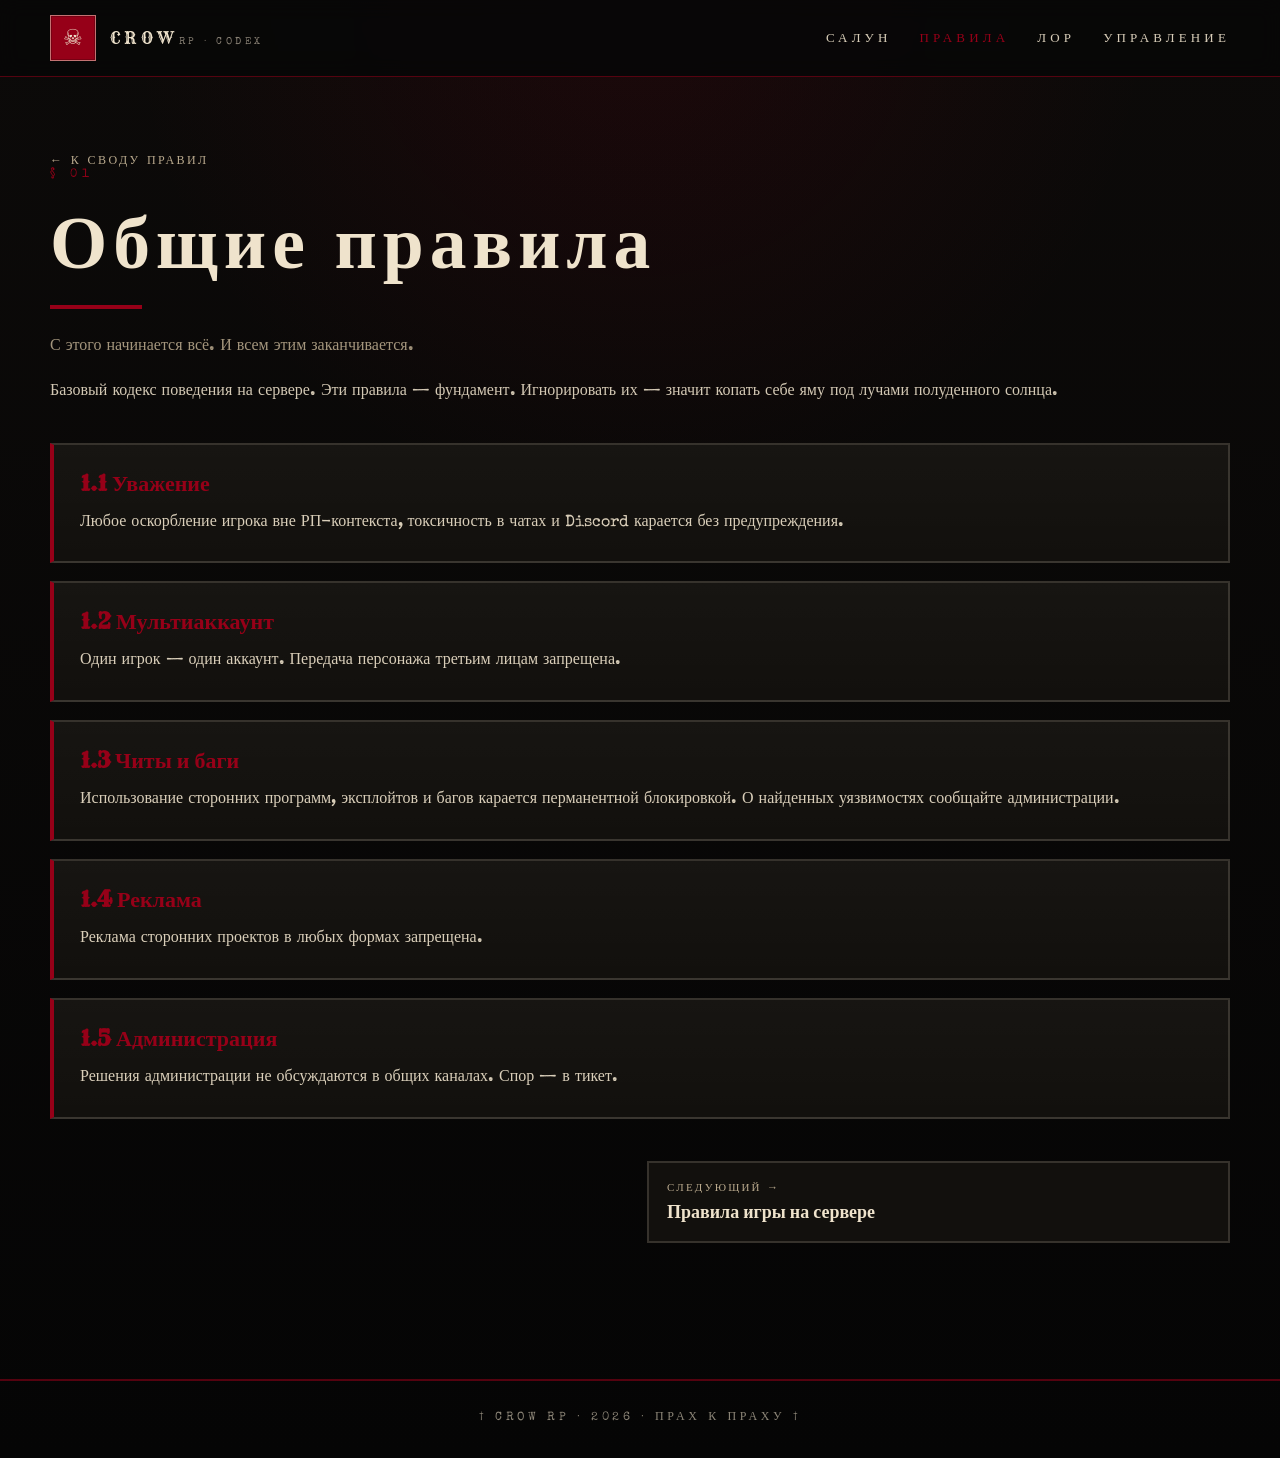
<file: rules/general.html>
<!doctype html>
<html lang="ru">
  <head>
    <meta charset="utf-8">
    <meta name="viewport" content="width=device-width, initial-scale=1">
    <title>Общие правила — CROW RP</title>
    <meta name="description" content="Базовый кодекс поведения на сервере CROW RP.">
    <link rel="preconnect" href="https://fonts.googleapis.com">
    <link rel="preconnect" href="https://fonts.gstatic.com" crossorigin>
    <link href="https://fonts.googleapis.com/css2?family=Rye&family=Cinzel:wght@500;700;900&family=Special+Elite&display=swap" rel="stylesheet">
    <link rel="stylesheet" href="../styles/site.css">
  </head>
  <body>
    <div class="page-shell">
      <header class="topbar"><div class="topbar-inner"><a class="brand" href="../index.html"><span class="brand-mark">☠</span><span class="brand-copy"><span class="brand-title">CROW</span><span class="brand-subtitle">RP · CODEX</span></span></a><nav class="nav-links"><a class="nav-link" href="../index.html">Салун</a><a class="nav-link active" href="index.html">Правила</a><a class="nav-link" href="../lore/index.html">Лор</a><a class="nav-link" href="../controls/index.html">Управление</a></nav><button class="menu-toggle" type="button" aria-label="Открыть меню" aria-expanded="false" data-menu-toggle>☰</button></div><nav class="mobile-nav" data-mobile-nav><div class="container"><a class="nav-link" href="../index.html">Салун</a><a class="nav-link active" href="index.html">Правила</a><a class="nav-link" href="../lore/index.html">Лор</a><a class="nav-link" href="../controls/index.html">Управление</a></div></nav></header>
      <main class="section"><div class="container"><a class="back-link" href="index.html">← К своду правил</a><div class="section-heading"><div class="eyebrow">§ 01</div><h1 class="page-title">Общие правила</h1><div class="title-rule"></div><p class="lead">С этого начинается всё. И всем этим заканчивается.</p><p class="rule-intro">Базовый кодекс поведения на сервере. Эти правила — фундамент. Игнорировать их — значит копать себе яму под лучами полуденного солнца.</p></div><div class="rules-list"><article class="detail-card"><h2>1.1 Уважение</h2><p>Любое оскорбление игрока вне РП-контекста, токсичность в чатах и Discord карается без предупреждения.</p></article><article class="detail-card"><h2>1.2 Мультиаккаунт</h2><p>Один игрок — один аккаунт. Передача персонажа третьим лицам запрещена.</p></article><article class="detail-card"><h2>1.3 Читы и баги</h2><p>Использование сторонних программ, эксплойтов и багов карается перманентной блокировкой. О найденных уязвимостях сообщайте администрации.</p></article><article class="detail-card"><h2>1.4 Реклама</h2><p>Реклама сторонних проектов в любых формах запрещена.</p></article><article class="detail-card"><h2>1.5 Администрация</h2><p>Решения администрации не обсуждаются в общих каналах. Спор — в тикет.</p></article></div><div class="rule-pager"><div></div><a class="pager-card" href="server.html"><span>Следующий →</span><strong>Правила игры на сервере</strong></a></div></div></main>
      <footer class="footer">† CROW RP · 2026 · Прах к праху †</footer>
    </div>
    <script src="../scripts/site.js"></script>
  </body>
</html>
</file>
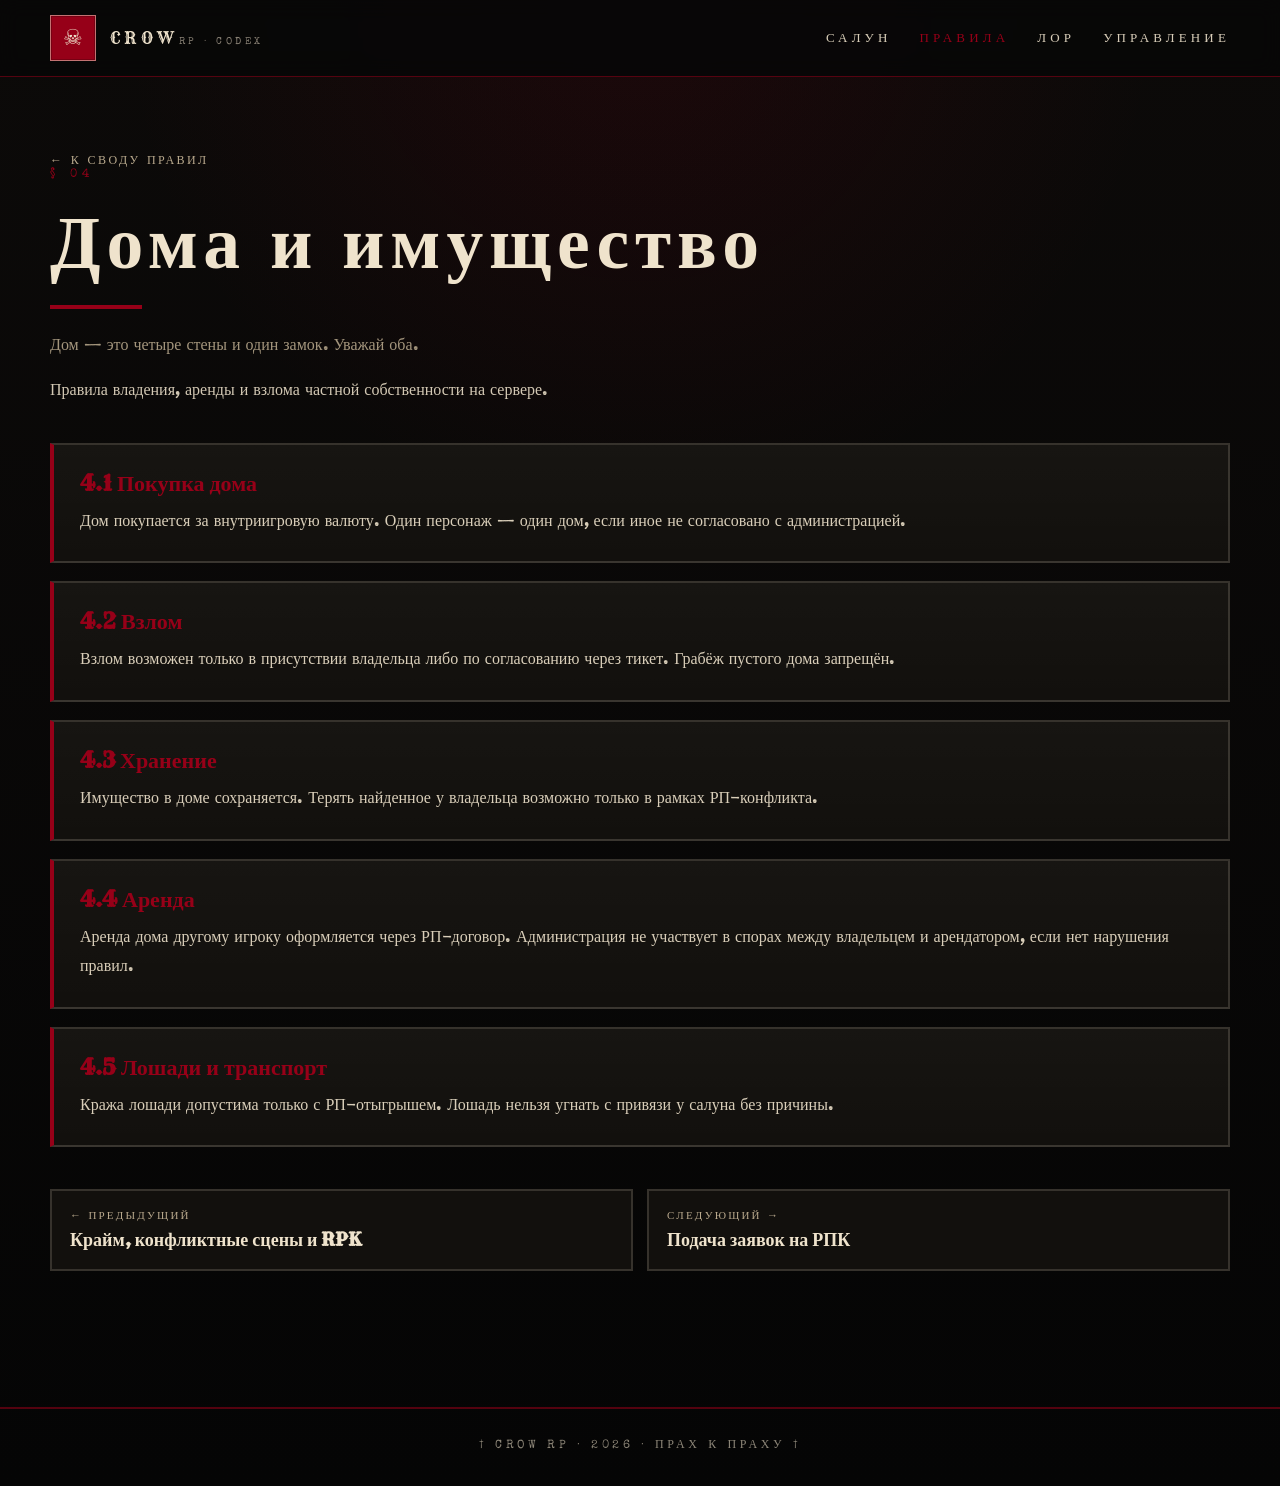
<file: rules/property.html>
<!doctype html>
<html lang="ru">
  <head>
    <meta charset="utf-8">
    <meta name="viewport" content="width=device-width, initial-scale=1">
    <title>Дома и имущество — CROW RP</title>
    <meta name="description" content="Правила владения, аренды и взлома частной собственности.">
    <link rel="preconnect" href="https://fonts.googleapis.com">
    <link rel="preconnect" href="https://fonts.gstatic.com" crossorigin>
    <link href="https://fonts.googleapis.com/css2?family=Rye&family=Cinzel:wght@500;700;900&family=Special+Elite&display=swap" rel="stylesheet">
    <link rel="stylesheet" href="../styles/site.css">
  </head>
  <body>
    <div class="page-shell">
      <header class="topbar"><div class="topbar-inner"><a class="brand" href="../index.html"><span class="brand-mark">☠</span><span class="brand-copy"><span class="brand-title">CROW</span><span class="brand-subtitle">RP · CODEX</span></span></a><nav class="nav-links"><a class="nav-link" href="../index.html">Салун</a><a class="nav-link active" href="index.html">Правила</a><a class="nav-link" href="../lore/index.html">Лор</a><a class="nav-link" href="../controls/index.html">Управление</a></nav><button class="menu-toggle" type="button" aria-label="Открыть меню" aria-expanded="false" data-menu-toggle>☰</button></div><nav class="mobile-nav" data-mobile-nav><div class="container"><a class="nav-link" href="../index.html">Салун</a><a class="nav-link active" href="index.html">Правила</a><a class="nav-link" href="../lore/index.html">Лор</a><a class="nav-link" href="../controls/index.html">Управление</a></div></nav></header>
      <main class="section"><div class="container"><a class="back-link" href="index.html">← К своду правил</a><div class="section-heading"><div class="eyebrow">§ 04</div><h1 class="page-title">Дома и имущество</h1><div class="title-rule"></div><p class="lead">Дом — это четыре стены и один замок. Уважай оба.</p><p class="rule-intro">Правила владения, аренды и взлома частной собственности на сервере.</p></div><div class="rules-list"><article class="detail-card"><h2>4.1 Покупка дома</h2><p>Дом покупается за внутриигровую валюту. Один персонаж — один дом, если иное не согласовано с администрацией.</p></article><article class="detail-card"><h2>4.2 Взлом</h2><p>Взлом возможен только в присутствии владельца либо по согласованию через тикет. Грабёж пустого дома запрещён.</p></article><article class="detail-card"><h2>4.3 Хранение</h2><p>Имущество в доме сохраняется. Терять найденное у владельца возможно только в рамках РП-конфликта.</p></article><article class="detail-card"><h2>4.4 Аренда</h2><p>Аренда дома другому игроку оформляется через РП-договор. Администрация не участвует в спорах между владельцем и арендатором, если нет нарушения правил.</p></article><article class="detail-card"><h2>4.5 Лошади и транспорт</h2><p>Кража лошади допустима только с РП-отыгрышем. Лошадь нельзя угнать с привязи у салуна без причины.</p></article></div><div class="rule-pager"><a class="pager-card" href="crime.html"><span>← Предыдущий</span><strong>Крайм, конфликтные сцены и RPK</strong></a><a class="pager-card" href="rpk-applications.html"><span>Следующий →</span><strong>Подача заявок на РПК</strong></a></div></div></main>
      <footer class="footer">† CROW RP · 2026 · Прах к праху †</footer>
    </div>
    <script src="../scripts/site.js"></script>
  </body>
</html>
</file>
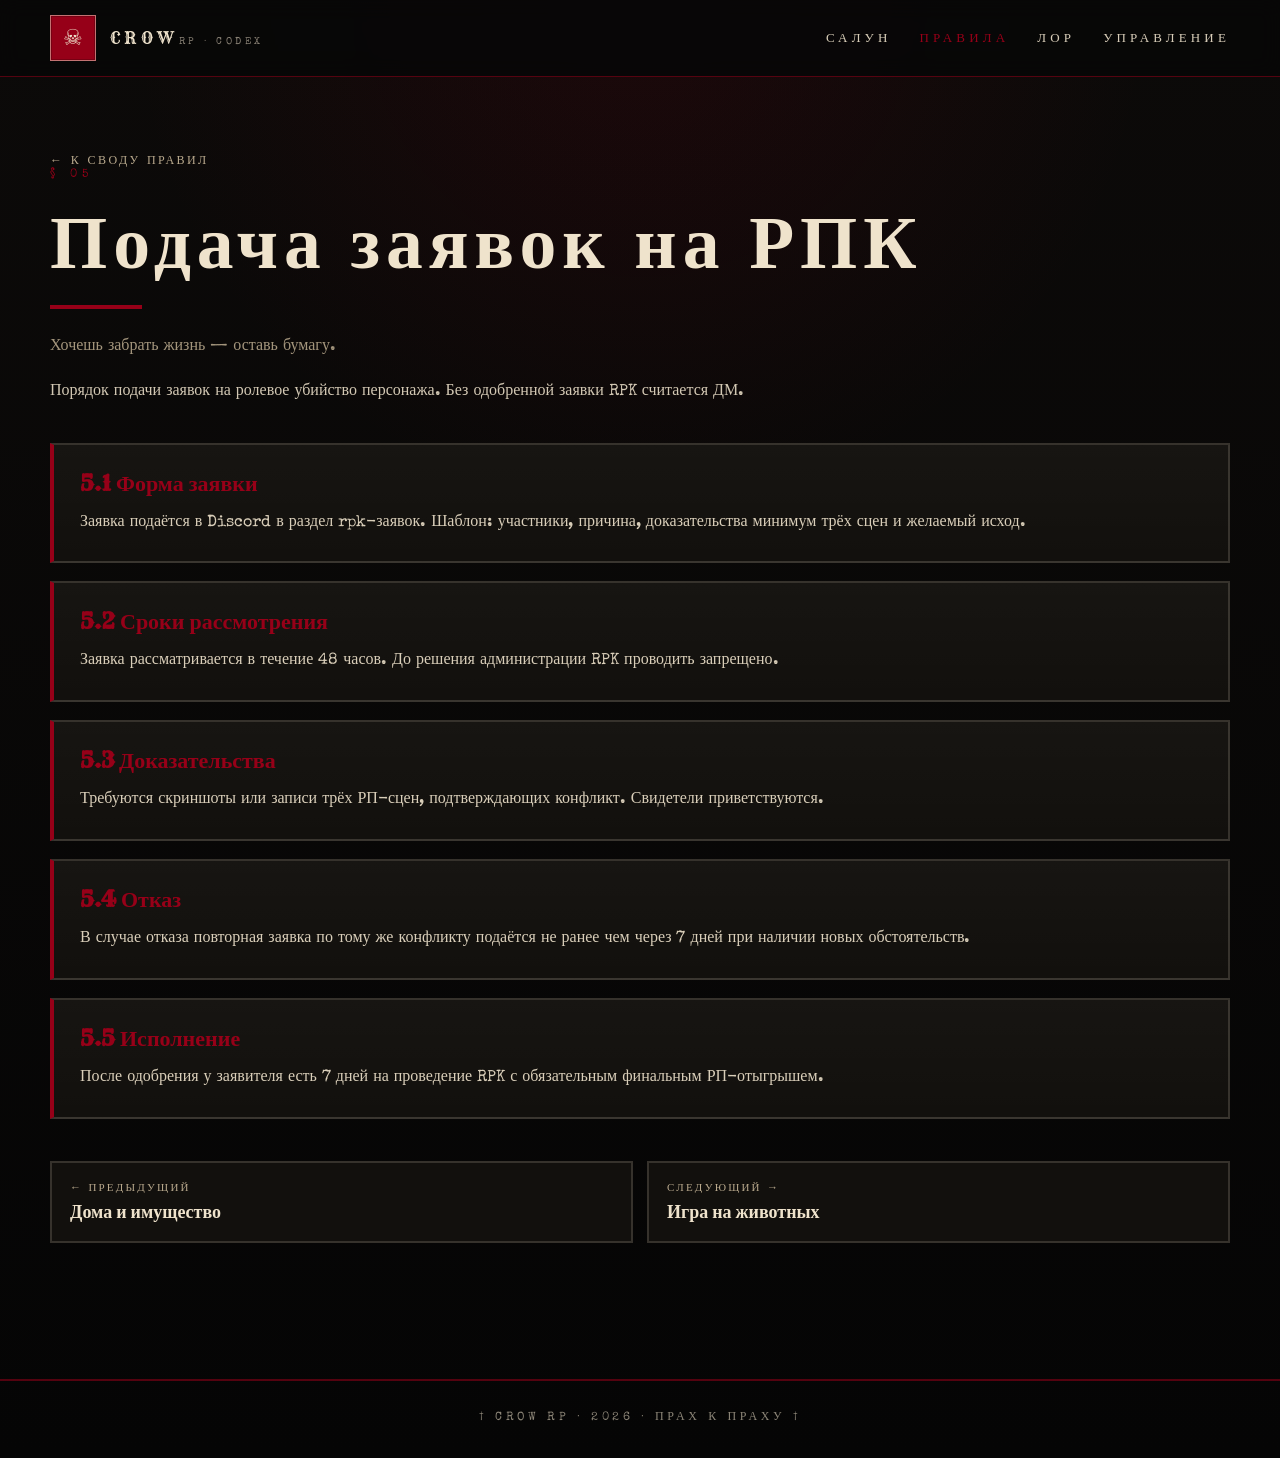
<file: rules/rpk-applications.html>
<!doctype html>
<html lang="ru">
  <head>
    <meta charset="utf-8">
    <meta name="viewport" content="width=device-width, initial-scale=1">
    <title>Подача заявок на РПК — CROW RP</title>
    <meta name="description" content="Порядок подачи заявок на ролевое убийство персонажа.">
    <link rel="preconnect" href="https://fonts.googleapis.com">
    <link rel="preconnect" href="https://fonts.gstatic.com" crossorigin>
    <link href="https://fonts.googleapis.com/css2?family=Rye&family=Cinzel:wght@500;700;900&family=Special+Elite&display=swap" rel="stylesheet">
    <link rel="stylesheet" href="../styles/site.css">
  </head>
  <body>
    <div class="page-shell">
      <header class="topbar"><div class="topbar-inner"><a class="brand" href="../index.html"><span class="brand-mark">☠</span><span class="brand-copy"><span class="brand-title">CROW</span><span class="brand-subtitle">RP · CODEX</span></span></a><nav class="nav-links"><a class="nav-link" href="../index.html">Салун</a><a class="nav-link active" href="index.html">Правила</a><a class="nav-link" href="../lore/index.html">Лор</a><a class="nav-link" href="../controls/index.html">Управление</a></nav><button class="menu-toggle" type="button" aria-label="Открыть меню" aria-expanded="false" data-menu-toggle>☰</button></div><nav class="mobile-nav" data-mobile-nav><div class="container"><a class="nav-link" href="../index.html">Салун</a><a class="nav-link active" href="index.html">Правила</a><a class="nav-link" href="../lore/index.html">Лор</a><a class="nav-link" href="../controls/index.html">Управление</a></div></nav></header>
      <main class="section"><div class="container"><a class="back-link" href="index.html">← К своду правил</a><div class="section-heading"><div class="eyebrow">§ 05</div><h1 class="page-title">Подача заявок на РПК</h1><div class="title-rule"></div><p class="lead">Хочешь забрать жизнь — оставь бумагу.</p><p class="rule-intro">Порядок подачи заявок на ролевое убийство персонажа. Без одобренной заявки RPK считается ДМ.</p></div><div class="rules-list"><article class="detail-card"><h2>5.1 Форма заявки</h2><p>Заявка подаётся в Discord в раздел rpk-заявок. Шаблон: участники, причина, доказательства минимум трёх сцен и желаемый исход.</p></article><article class="detail-card"><h2>5.2 Сроки рассмотрения</h2><p>Заявка рассматривается в течение 48 часов. До решения администрации RPK проводить запрещено.</p></article><article class="detail-card"><h2>5.3 Доказательства</h2><p>Требуются скриншоты или записи трёх РП-сцен, подтверждающих конфликт. Свидетели приветствуются.</p></article><article class="detail-card"><h2>5.4 Отказ</h2><p>В случае отказа повторная заявка по тому же конфликту подаётся не ранее чем через 7 дней при наличии новых обстоятельств.</p></article><article class="detail-card"><h2>5.5 Исполнение</h2><p>После одобрения у заявителя есть 7 дней на проведение RPK с обязательным финальным РП-отыгрышем.</p></article></div><div class="rule-pager"><a class="pager-card" href="property.html"><span>← Предыдущий</span><strong>Дома и имущество</strong></a><a class="pager-card" href="animals.html"><span>Следующий →</span><strong>Игра на животных</strong></a></div></div></main>
      <footer class="footer">† CROW RP · 2026 · Прах к праху †</footer>
    </div>
    <script src="../scripts/site.js"></script>
  </body>
</html>
</file>
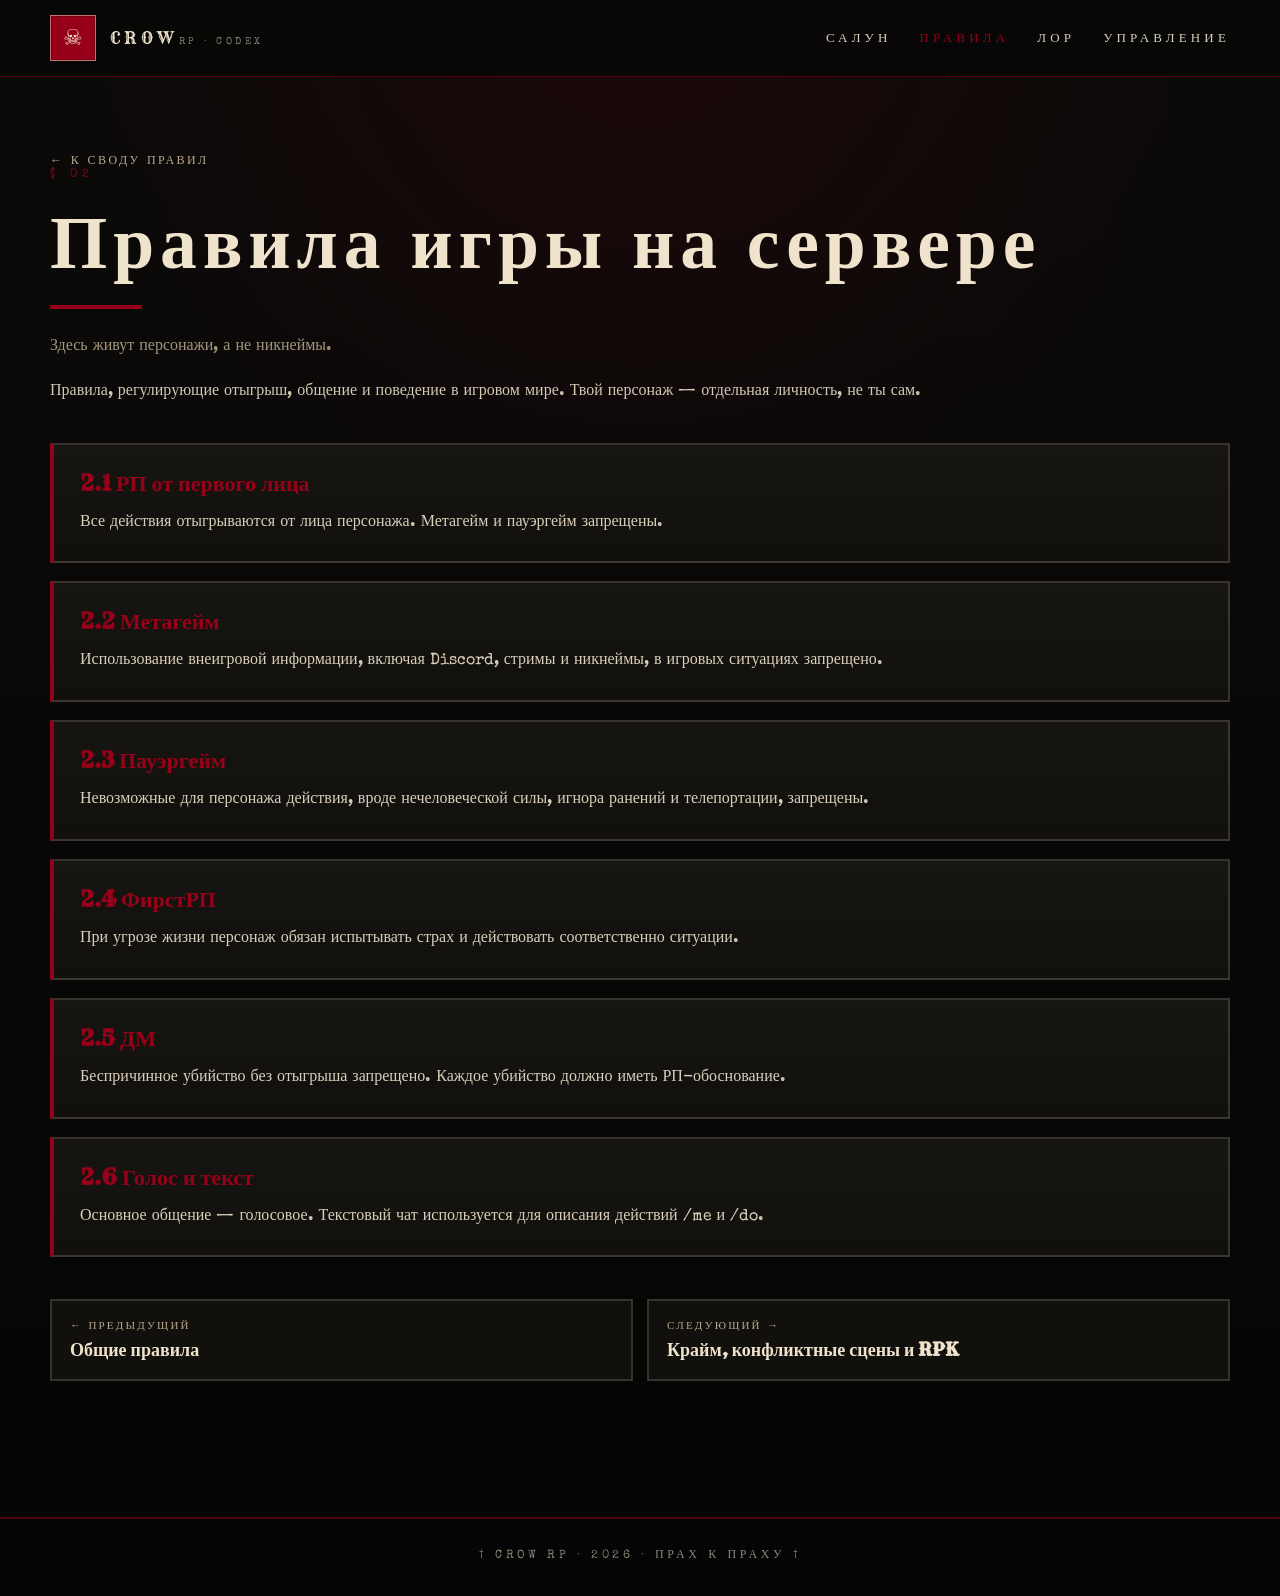
<file: rules/server.html>
<!doctype html>
<html lang="ru">
  <head>
    <meta charset="utf-8">
    <meta name="viewport" content="width=device-width, initial-scale=1">
    <title>Правила игры на сервере — CROW RP</title>
    <meta name="description" content="Правила, регулирующие отыгрыш, общение и поведение в игровом мире.">
    <link rel="preconnect" href="https://fonts.googleapis.com">
    <link rel="preconnect" href="https://fonts.gstatic.com" crossorigin>
    <link href="https://fonts.googleapis.com/css2?family=Rye&family=Cinzel:wght@500;700;900&family=Special+Elite&display=swap" rel="stylesheet">
    <link rel="stylesheet" href="../styles/site.css">
  </head>
  <body>
    <div class="page-shell">
      <header class="topbar"><div class="topbar-inner"><a class="brand" href="../index.html"><span class="brand-mark">☠</span><span class="brand-copy"><span class="brand-title">CROW</span><span class="brand-subtitle">RP · CODEX</span></span></a><nav class="nav-links"><a class="nav-link" href="../index.html">Салун</a><a class="nav-link active" href="index.html">Правила</a><a class="nav-link" href="../lore/index.html">Лор</a><a class="nav-link" href="../controls/index.html">Управление</a></nav><button class="menu-toggle" type="button" aria-label="Открыть меню" aria-expanded="false" data-menu-toggle>☰</button></div><nav class="mobile-nav" data-mobile-nav><div class="container"><a class="nav-link" href="../index.html">Салун</a><a class="nav-link active" href="index.html">Правила</a><a class="nav-link" href="../lore/index.html">Лор</a><a class="nav-link" href="../controls/index.html">Управление</a></div></nav></header>
      <main class="section"><div class="container"><a class="back-link" href="index.html">← К своду правил</a><div class="section-heading"><div class="eyebrow">§ 02</div><h1 class="page-title">Правила игры на сервере</h1><div class="title-rule"></div><p class="lead">Здесь живут персонажи, а не никнеймы.</p><p class="rule-intro">Правила, регулирующие отыгрыш, общение и поведение в игровом мире. Твой персонаж — отдельная личность, не ты сам.</p></div><div class="rules-list"><article class="detail-card"><h2>2.1 РП от первого лица</h2><p>Все действия отыгрываются от лица персонажа. Метагейм и пауэргейм запрещены.</p></article><article class="detail-card"><h2>2.2 Метагейм</h2><p>Использование внеигровой информации, включая Discord, стримы и никнеймы, в игровых ситуациях запрещено.</p></article><article class="detail-card"><h2>2.3 Пауэргейм</h2><p>Невозможные для персонажа действия, вроде нечеловеческой силы, игнора ранений и телепортации, запрещены.</p></article><article class="detail-card"><h2>2.4 ФирстРП</h2><p>При угрозе жизни персонаж обязан испытывать страх и действовать соответственно ситуации.</p></article><article class="detail-card"><h2>2.5 ДМ</h2><p>Беспричинное убийство без отыгрыша запрещено. Каждое убийство должно иметь РП-обоснование.</p></article><article class="detail-card"><h2>2.6 Голос и текст</h2><p>Основное общение — голосовое. Текстовый чат используется для описания действий /me и /do.</p></article></div><div class="rule-pager"><a class="pager-card" href="general.html"><span>← Предыдущий</span><strong>Общие правила</strong></a><a class="pager-card" href="crime.html"><span>Следующий →</span><strong>Крайм, конфликтные сцены и RPK</strong></a></div></div></main>
      <footer class="footer">† CROW RP · 2026 · Прах к праху †</footer>
    </div>
    <script src="../scripts/site.js"></script>
  </body>
</html>
</file>
<file: styles/site.css>
:root {
  --bg: #070707;
  --panel: #12100d;
  --panel-soft: #191611;
  --ink: #efe3cc;
  --muted: #b9a98d;
  --line: rgba(239, 227, 204, 0.16);
  --line-strong: rgba(239, 227, 204, 0.28);
  --blood: #960018;
  --blood-soft: rgba(150, 0, 24, 0.18);
  --shadow: 0 24px 60px rgba(0, 0, 0, 0.45);
  --content: 1180px;
}

* {
  box-sizing: border-box;
}

html {
  scroll-behavior: smooth;
}

body {
  margin: 0;
  min-width: 320px;
  background:
    radial-gradient(circle at top, rgba(150, 0, 24, 0.12), transparent 32%),
    linear-gradient(180deg, #0c0a09 0%, #050505 100%);
  color: var(--ink);
  font-family: "Special Elite", "Georgia", serif;
}

body.menu-open,
body.modal-open {
  overflow: hidden;
}

a {
  color: inherit;
  text-decoration: none;
}

button,
input {
  font: inherit;
}

button {
  cursor: pointer;
}

img {
  display: block;
  max-width: 100%;
}

.page-shell {
  min-height: 100vh;
  position: relative;
}

.grain::after {
  content: "";
  position: absolute;
  inset: 0;
  pointer-events: none;
  opacity: 0.24;
  mix-blend-mode: overlay;
  background-image: url("data:image/svg+xml;utf8,<svg xmlns='http://www.w3.org/2000/svg' width='160' height='160'><filter id='n'><feTurbulence type='fractalNoise' baseFrequency='1.15' numOctaves='2' stitchTiles='stitch'/><feColorMatrix values='0 0 0 0 0 0 0 0 0 0 0 0 0 0 0 0 0 0 0.5 0'/></filter><rect width='100%25' height='100%25' filter='url(%23n)'/></svg>");
}

.topbar {
  position: sticky;
  top: 0;
  z-index: 50;
  backdrop-filter: blur(10px);
  background: rgba(7, 7, 7, 0.9);
  border-bottom: 1px solid rgba(150, 0, 24, 0.55);
}

.topbar-inner,
.container {
  width: min(calc(100% - 32px), var(--content));
  margin: 0 auto;
}

.topbar-inner {
  display: flex;
  align-items: center;
  justify-content: space-between;
  gap: 24px;
  min-height: 76px;
}

.brand {
  display: inline-flex;
  align-items: center;
  gap: 14px;
  min-width: 0;
}

.brand-mark {
  width: 46px;
  height: 46px;
  display: grid;
  place-items: center;
  background: var(--blood);
  color: var(--ink);
  border: 1px solid rgba(239, 227, 204, 0.5);
  font-size: 22px;
  box-shadow: inset 0 0 0 1px rgba(0, 0, 0, 0.2);
}

.brand-title,
.logo-word {
  font-family: "Rye", "Cinzel", serif;
  letter-spacing: 0.28em;
}

.brand-title {
  font-size: 16px;
}

.brand-subtitle {
  margin-top: 3px;
  color: rgba(239, 227, 204, 0.56);
  font-size: 10px;
  letter-spacing: 0.35em;
  text-transform: uppercase;
}

.nav-links {
  display: flex;
  align-items: center;
  gap: 28px;
}

.nav-link {
  color: var(--ink);
  opacity: 0.9;
  letter-spacing: 0.32em;
  font-size: 13px;
  text-transform: uppercase;
  transition: color 0.2s ease, opacity 0.2s ease;
}

.nav-link:hover,
.nav-link.active {
  color: var(--blood);
  opacity: 1;
}

.menu-toggle {
  display: none;
  width: 42px;
  height: 42px;
  background: transparent;
  color: var(--ink);
  border: 1px solid rgba(239, 227, 204, 0.45);
}

.mobile-nav {
  display: none;
  border-top: 1px solid rgba(150, 0, 24, 0.35);
  background: rgba(7, 7, 7, 0.98);
}

.mobile-nav.open {
  display: block;
}

.mobile-nav .nav-link {
  display: block;
  padding: 18px 0;
  border-bottom: 1px solid var(--line);
}

.hero {
  position: relative;
  overflow: hidden;
  border-bottom: 1px solid rgba(150, 0, 24, 0.4);
}

.hero-inner {
  position: relative;
  display: grid;
  grid-template-columns: minmax(0, 1fr) minmax(360px, 560px);
  gap: 64px;
  align-items: start;
  padding: 72px 0 96px;
}

.eyebrow {
  color: var(--blood);
  font-size: 12px;
  letter-spacing: 0.45em;
  text-transform: uppercase;
}

.hero-title,
.page-title,
.section-title,
.card-title,
.rule-title {
  font-family: "Rye", "Cinzel", serif;
}

.hero-title {
  margin: 0;
  line-height: 0.92;
}

.hero-title .logo-word {
  display: block;
  font-size: clamp(3.7rem, 9vw, 6.5rem);
}

.hero-title .logo-year {
  display: block;
  margin-top: 10px;
  color: var(--blood);
  font-size: clamp(3.4rem, 8vw, 6rem);
}

.hero-meta {
  display: flex;
  align-items: center;
  gap: 12px;
  margin-top: 18px;
  color: rgba(239, 227, 204, 0.66);
  font-size: 12px;
  letter-spacing: 0.35em;
  text-transform: uppercase;
}

.hero-copy,
.lead,
.rule-intro,
.card-copy,
.modal-copy,
.key-desc,
.footer-note {
  color: var(--ink);
  opacity: 0.88;
  line-height: 1.8;
}

.hero-copy {
  margin: 32px 0 0;
  max-width: 620px;
  font-size: 16px;
}

.cta-row {
  display: flex;
  flex-wrap: wrap;
  gap: 14px;
  margin-top: 34px;
}

.button,
.ghost-button,
.filter-button {
  display: inline-flex;
  align-items: center;
  justify-content: center;
  gap: 10px;
  min-height: 48px;
  padding: 0 20px;
  border: 1px solid rgba(239, 227, 204, 0.75);
  background: transparent;
  color: var(--ink);
  letter-spacing: 0.18em;
  font-size: 12px;
  text-transform: uppercase;
  transition: background 0.2s ease, border-color 0.2s ease, transform 0.2s ease;
}

.button:hover,
.ghost-button:hover,
.filter-button:hover,
.filter-button.active {
  background: var(--blood);
  border-color: var(--blood);
}

.frame-stage {
  position: relative;
}

.frame-window {
  position: absolute;
  top: 13.33%;
  bottom: 13.44%;
  left: 11.23%;
  right: 13.37%;
  overflow: hidden;
  background: #000;
}

.frame-window img {
  width: 100%;
  height: 100%;
  object-fit: cover;
}

.frame-overlay {
  position: relative;
  z-index: 2;
  width: 100%;
  user-select: none;
  pointer-events: none;
}

.frame-hotspot {
  position: absolute;
  z-index: 3;
  top: 50%;
  transform: translateY(-50%);
  width: 18%;
  height: 36%;
  border: 0;
  background: transparent;
}

.frame-hotspot.prev {
  left: 0;
}

.frame-hotspot.next {
  right: 0;
}

.dots {
  display: flex;
  justify-content: center;
  gap: 12px;
  margin-top: 20px;
}

.dot {
  width: 12px;
  height: 12px;
  border-radius: 999px;
  border: 1px solid rgba(239, 227, 204, 0.8);
  background: transparent;
}

.dot.active {
  background: var(--blood);
  border-color: var(--blood);
}

.section {
  position: relative;
  padding: 76px 0;
}

.section-divider {
  height: 1px;
  background: var(--blood);
}

.section-heading {
  margin-bottom: 36px;
}

.page-title {
  margin: 14px 0 0;
  font-size: clamp(2.8rem, 7vw, 4.6rem);
  letter-spacing: 0.08em;
}

.title-rule {
  width: 92px;
  height: 4px;
  margin-top: 18px;
  background: var(--blood);
}

.lead {
  max-width: 760px;
  margin: 24px 0 0;
  color: var(--muted);
}

.gallery-shell {
  position: relative;
}

.gallery-main {
  overflow: hidden;
}

.gallery-track {
  display: flex;
  transition: transform 0.35s ease;
}

.gallery-slide {
  flex: 0 0 25%;
  padding: 0 12px;
  border: 0;
  background: transparent;
}

.gallery-card {
  position: relative;
  width: 100%;
  aspect-ratio: 3 / 4;
  overflow: hidden;
  border: 6px solid #3a2210;
  background: #1a0d08;
  box-shadow: 0 8px 20px rgba(0, 0, 0, 0.55);
}

.gallery-card img,
.thumb img,
.modal-image,
.lore-thumb {
  width: 100%;
  height: 100%;
  object-fit: cover;
}

.gallery-nav,
.thumb-nav,
.modal-close {
  display: grid;
  place-items: center;
  border: 1px solid rgba(239, 227, 204, 0.7);
  background: rgba(0, 0, 0, 0.76);
  color: var(--ink);
}

.gallery-nav {
  position: absolute;
  top: 50%;
  transform: translateY(-50%);
  width: 44px;
  height: 44px;
}

.gallery-nav:hover,
.thumb-nav:hover,
.modal-close:hover {
  background: var(--blood);
  border-color: var(--blood);
}

.gallery-nav.prev {
  left: 0;
}

.gallery-nav.next {
  right: 0;
}

.thumb-rail {
  position: relative;
  margin-top: 28px;
}

.thumb-scroller {
  overflow-x: auto;
  padding: 12px 48px;
  border-top: 1px solid rgba(239, 227, 204, 0.15);
  border-bottom: 1px solid rgba(239, 227, 204, 0.15);
  scrollbar-width: thin;
}

.thumb-list {
  display: flex;
  gap: 12px;
}

.thumb {
  width: 110px;
  height: 76px;
  flex: 0 0 auto;
  padding: 0;
  overflow: hidden;
  border: 1px solid rgba(239, 227, 204, 0.28);
  opacity: 0.62;
  background: transparent;
}

.thumb.active {
  opacity: 1;
  border-color: #ffffff;
  box-shadow: 0 0 0 2px rgba(255, 255, 255, 0.12);
}

.thumb-nav {
  position: absolute;
  top: 50%;
  transform: translateY(-50%);
  width: 34px;
  height: 34px;
}

.thumb-nav.prev {
  left: 0;
}

.thumb-nav.next {
  right: 0;
}

.cards-grid {
  display: grid;
  gap: 24px;
  grid-template-columns: repeat(3, minmax(0, 1fr));
}

.card,
.rule-card,
.key-card,
.lore-card,
.detail-card {
  position: relative;
  overflow: hidden;
  padding: 24px;
  border: 2px solid var(--line);
  background: linear-gradient(180deg, rgba(255, 255, 255, 0.02), rgba(255, 255, 255, 0)), var(--panel);
  transition: border-color 0.2s ease, transform 0.2s ease;
}

.card:hover,
.rule-card:hover,
.key-card:hover,
.lore-card:hover,
.detail-card:hover {
  border-color: rgba(150, 0, 24, 0.8);
  transform: translateY(-3px);
}

.card-number,
.card-tag,
.rule-number {
  position: absolute;
  top: 0;
  right: 0;
  padding: 8px 12px;
  background: var(--blood);
  color: var(--ink);
  font-size: 10px;
  letter-spacing: 0.28em;
  text-transform: uppercase;
}

.card-title,
.rule-title {
  margin: 14px 0 0;
  font-size: 30px;
  letter-spacing: 0.05em;
}

.card-copy,
.card-note,
.rule-tagline,
.small-note {
  color: var(--muted);
}

.card-copy {
  margin-top: 12px;
}

.card-link {
  display: inline-flex;
  align-items: center;
  gap: 10px;
  margin-top: 18px;
  color: var(--blood);
  font-size: 12px;
  letter-spacing: 0.2em;
  text-transform: uppercase;
}

.search-box {
  position: relative;
}

.search-input {
  width: 100%;
  min-height: 56px;
  padding: 0 18px 0 52px;
  border: 2px solid var(--line);
  background: var(--panel);
  color: var(--ink);
}

.search-input::placeholder {
  color: rgba(239, 227, 204, 0.4);
}

.search-icon {
  position: absolute;
  left: 18px;
  top: 50%;
  transform: translateY(-50%);
  color: var(--blood);
}

.filters {
  display: flex;
  flex-wrap: wrap;
  gap: 10px;
  margin-top: 16px;
}

.category-block + .category-block {
  margin-top: 52px;
}

.category-head {
  display: flex;
  align-items: end;
  gap: 18px;
  margin-bottom: 18px;
}

.category-line {
  flex: 1;
  height: 1px;
  background: rgba(150, 0, 24, 0.35);
}

.category-count {
  color: var(--blood);
  font-size: 12px;
}

.key-grid {
  display: grid;
  gap: 16px;
  grid-template-columns: repeat(3, minmax(0, 1fr));
}

.key-top {
  display: flex;
  align-items: start;
  gap: 18px;
}

.key-cap {
  min-width: 54px;
  min-height: 54px;
  display: inline-flex;
  align-items: center;
  justify-content: center;
  padding: 0 14px;
  border: 2px solid var(--blood);
  background: #0d0b09;
  color: var(--ink);
  box-shadow: 4px 4px 0 0 var(--blood);
  text-transform: uppercase;
}

.key-title {
  margin: 0;
  font-family: "Rye", "Cinzel", serif;
  font-size: 20px;
  letter-spacing: 0.04em;
}

.key-desc {
  margin: 8px 0 0;
  color: var(--muted);
}

.back-link {
  display: inline-flex;
  align-items: center;
  gap: 10px;
  color: var(--muted);
  font-size: 12px;
  letter-spacing: 0.2em;
  text-transform: uppercase;
}

.rules-list {
  display: grid;
  gap: 18px;
  margin-top: 30px;
}

.detail-card {
  border-left: 4px solid var(--blood);
  padding-left: 26px;
}

.detail-card h2 {
  margin: 0;
  color: var(--blood);
  font-family: "Rye", "Cinzel", serif;
  font-size: 22px;
}

.detail-card p {
  margin: 12px 0 0;
  color: var(--ink);
  opacity: 0.9;
  line-height: 1.8;
}

.rule-pager {
  display: grid;
  gap: 14px;
  grid-template-columns: repeat(2, minmax(0, 1fr));
  margin-top: 42px;
}

.pager-card {
  padding: 18px;
  border: 2px solid var(--line);
  background: var(--panel);
}

.pager-card span {
  display: block;
  color: var(--muted);
  font-size: 11px;
  letter-spacing: 0.2em;
  text-transform: uppercase;
}

.pager-card strong {
  display: block;
  margin-top: 6px;
  font-family: "Rye", "Cinzel", serif;
  font-size: 18px;
  color: var(--ink);
}

.lore-grid {
  display: grid;
  gap: 24px;
  grid-template-columns: repeat(3, minmax(0, 1fr));
}

.lore-card {
  text-align: left;
  width: 100%;
}

.lore-type {
  display: inline-flex;
  padding: 7px 12px;
  background: var(--blood);
  color: var(--ink);
  font-size: 10px;
  letter-spacing: 0.28em;
  text-transform: uppercase;
}

.lore-card p {
  color: var(--muted);
}

.modal {
  position: fixed;
  inset: 0;
  z-index: 100;
  display: none;
  align-items: center;
  justify-content: center;
  padding: 24px;
  background: rgba(0, 0, 0, 0.84);
}

.modal.open {
  display: flex;
}

.modal-panel,
.image-modal-panel {
  position: relative;
  width: min(820px, 100%);
  max-height: 88vh;
  overflow: auto;
  border: 1px solid var(--line-strong);
  background: #080808;
  box-shadow: var(--shadow);
}

.image-modal-panel {
  width: auto;
  max-width: calc(100vw - 48px);
  max-height: calc(100vh - 48px);
  overflow: visible;
  border: 0;
  background: transparent;
  box-shadow: none;
}

.image-modal-panel .modal-image {
  width: auto;
  max-width: calc(100vw - 48px);
  max-height: calc(100vh - 48px);
  height: auto;
  object-fit: contain;
}

.modal-close {
  position: absolute;
  top: 12px;
  right: 12px;
  width: 40px;
  height: 40px;
}

.modal-body {
  padding: 34px;
}

.modal-copy {
  margin-top: 22px;
  color: var(--ink);
}

.modal-copy p + p {
  margin-top: 16px;
}

.footer {
  margin-top: 60px;
  border-top: 2px solid rgba(150, 0, 24, 0.55);
  padding: 28px 0 34px;
  text-align: center;
  color: rgba(239, 227, 204, 0.58);
  font-size: 12px;
  letter-spacing: 0.3em;
  text-transform: uppercase;
}

.hidden {
  display: none !important;
}

@media (max-width: 1040px) {
  .hero-inner,
  .cards-grid,
  .lore-grid,
  .key-grid {
    grid-template-columns: repeat(2, minmax(0, 1fr));
  }

  .hero-inner {
    gap: 38px;
  }

  .gallery-slide {
    flex-basis: 33.3333%;
  }
}

@media (max-width: 760px) {
  .topbar-inner {
    min-height: 68px;
  }

  .brand-copy {
    display: none;
  }

  .nav-links {
    display: none;
  }

  .menu-toggle {
    display: grid;
    place-items: center;
  }

  .hero-inner,
  .cards-grid,
  .lore-grid,
  .key-grid,
  .rule-pager {
    grid-template-columns: 1fr;
  }

  .hero-inner {
    padding: 56px 0 72px;
  }

  .gallery-slide {
    flex-basis: 50%;
  }

  .page-title {
    letter-spacing: 0.05em;
  }

  .modal-body {
    padding: 28px 22px;
  }

  .thumb {
    width: 92px;
    height: 62px;
  }
}

@media (max-width: 520px) {
  .topbar-inner,
  .container {
    width: min(calc(100% - 24px), var(--content));
  }

  .gallery-slide {
    flex-basis: 100%;
  }

  .cta-row {
    flex-direction: column;
  }

  .button,
  .ghost-button {
    width: 100%;
  }
}
</file>
